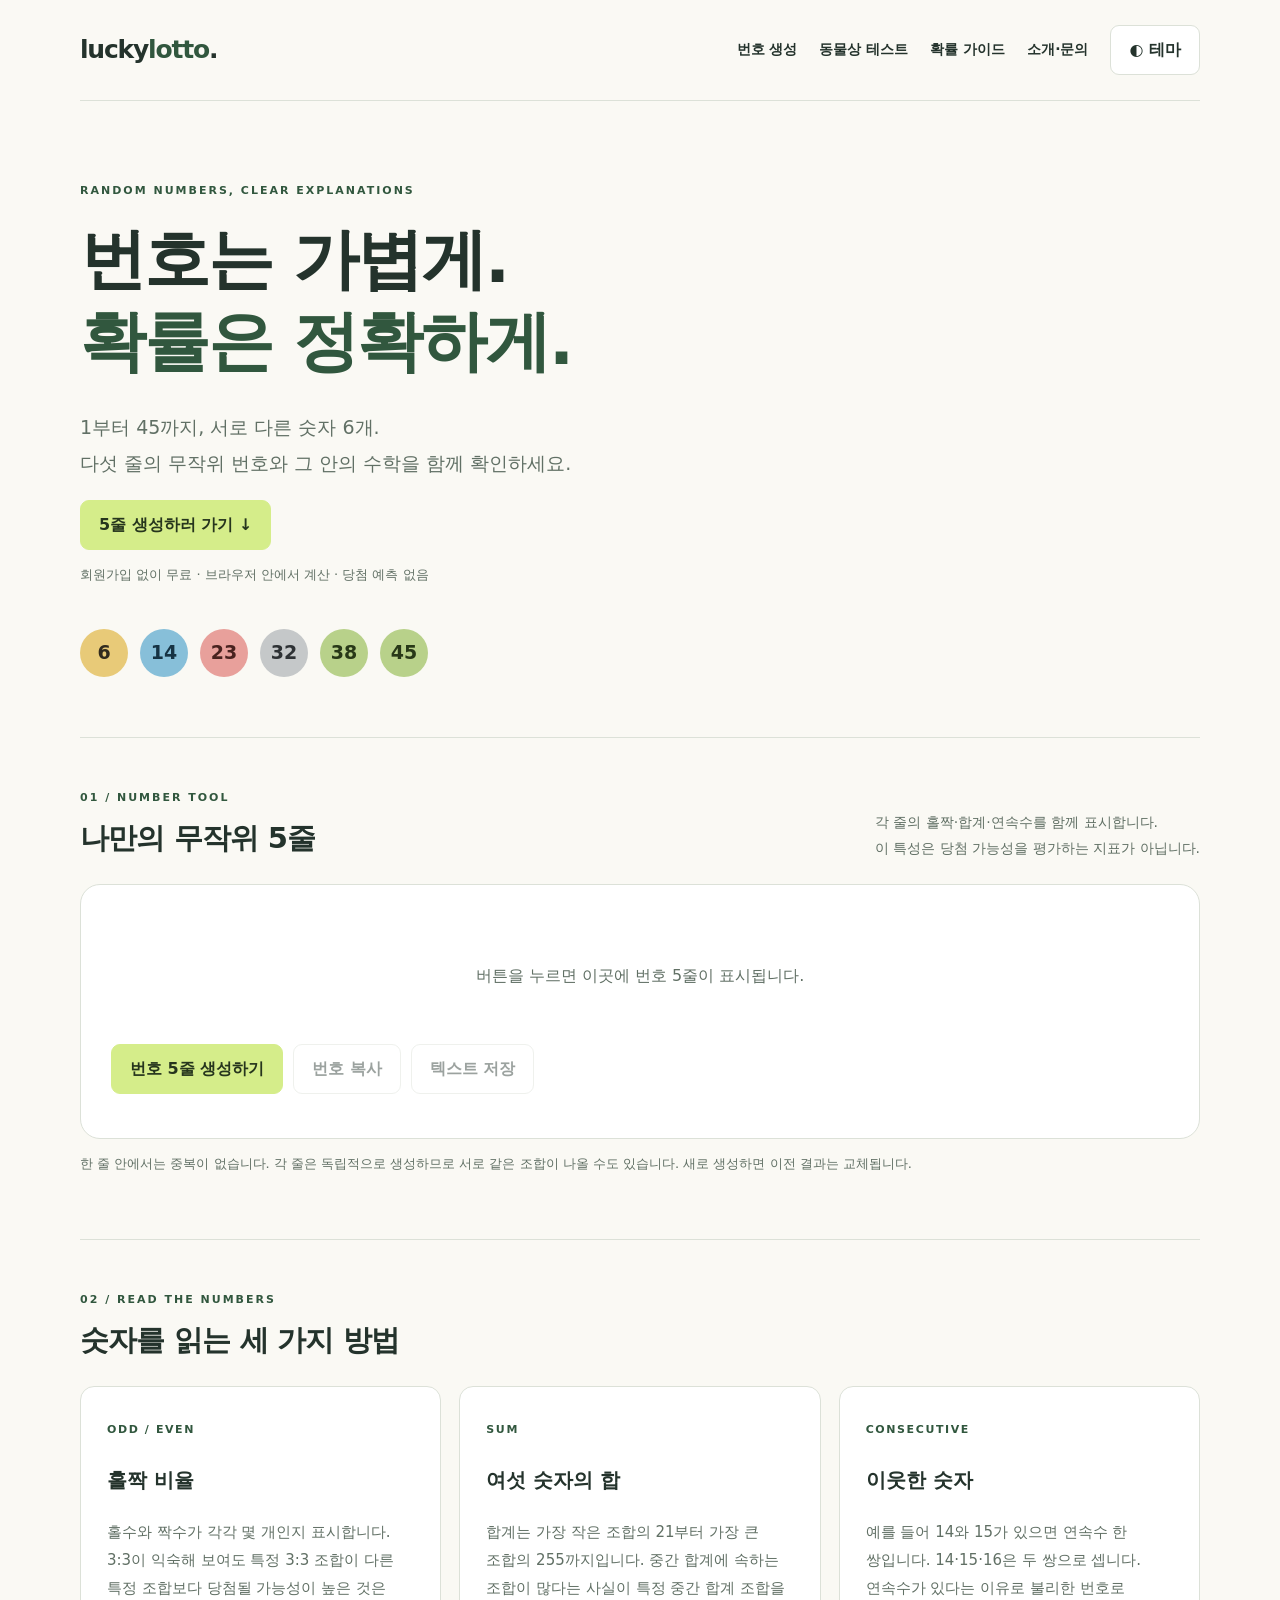
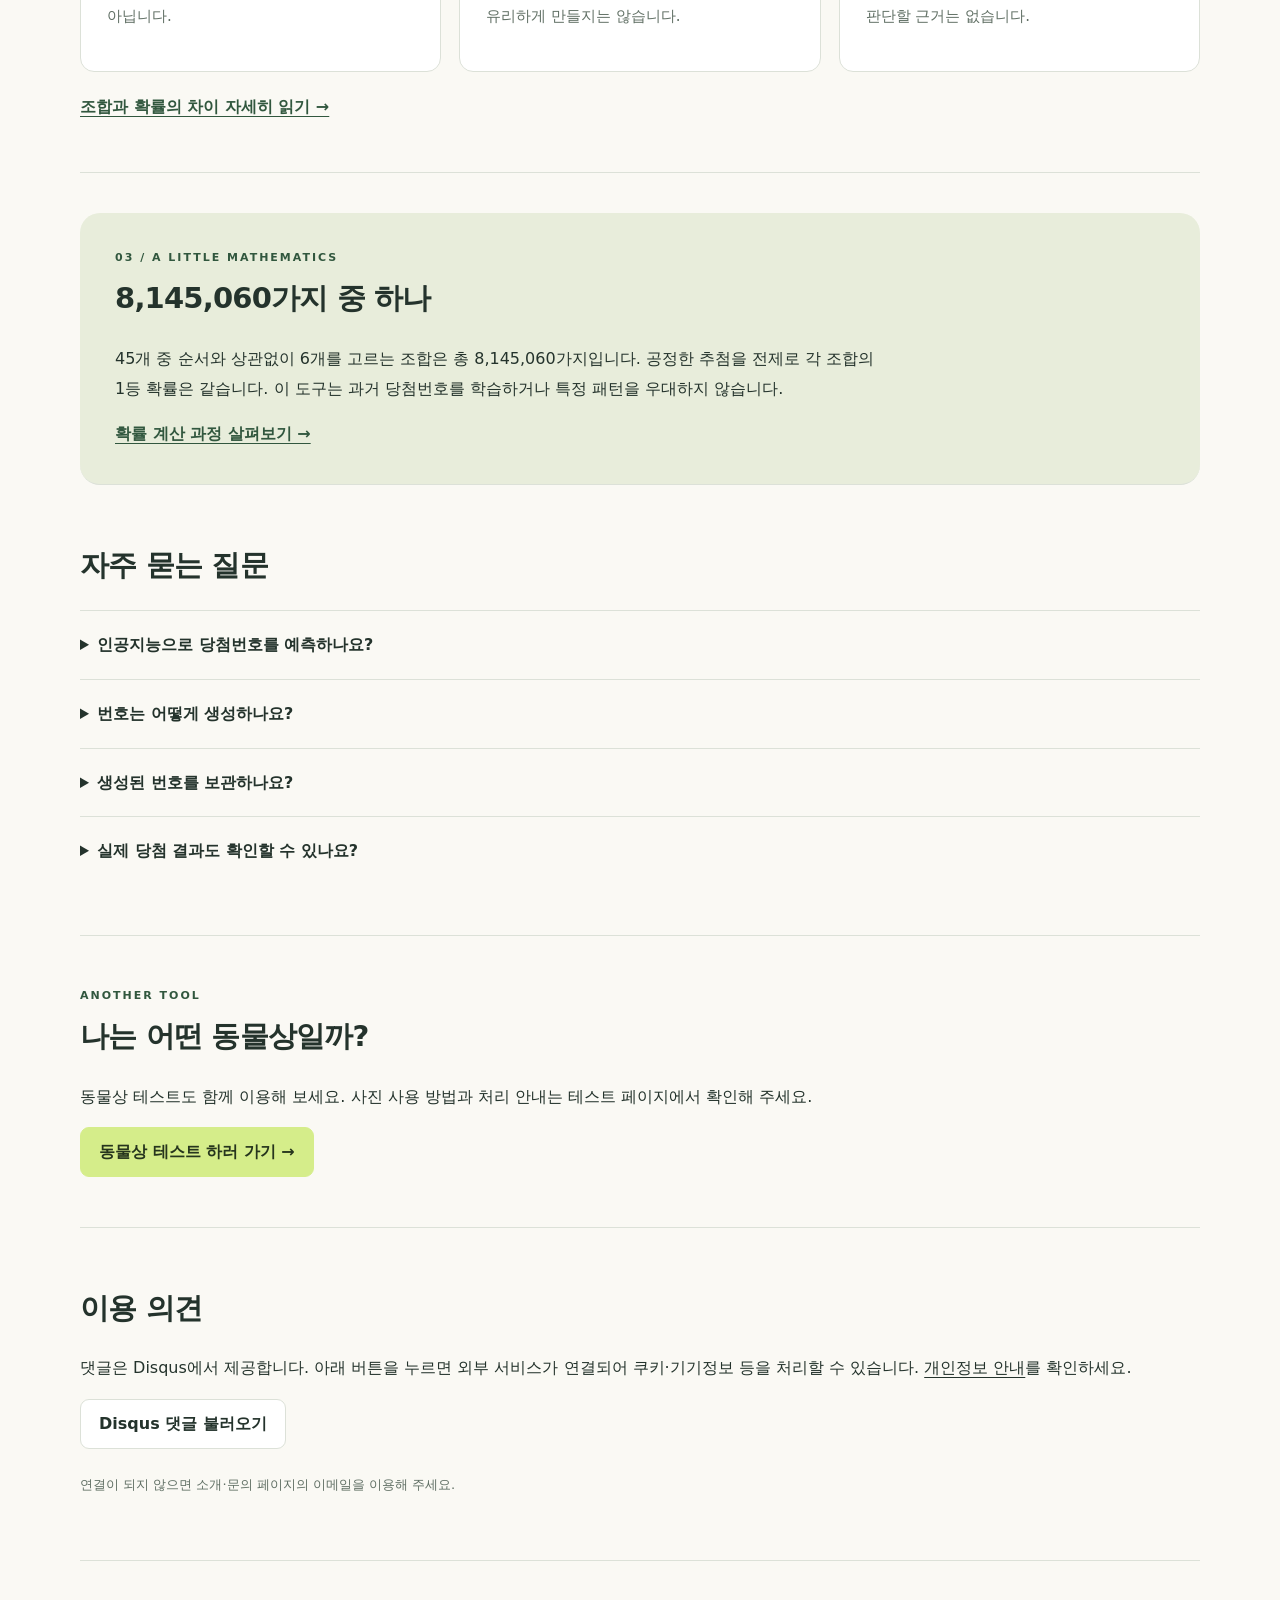
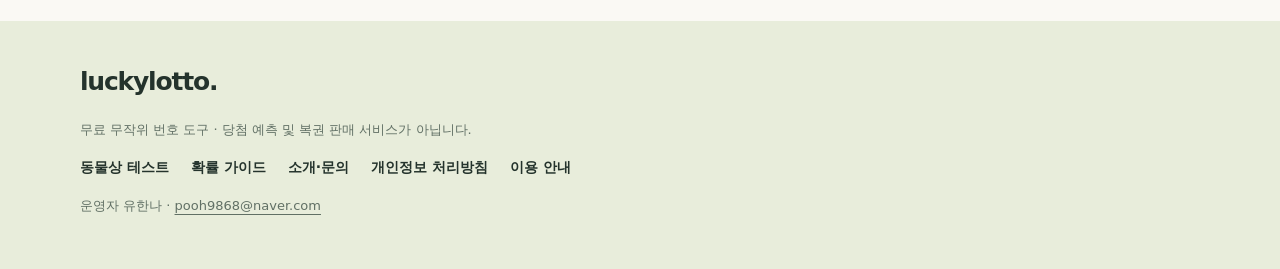
<file: index.html>
<!doctype html><html lang="ko"><head><meta charset="utf-8"><meta name="viewport" content="width=device-width,initial-scale=1"><title>로또 6/45 무작위 번호 생성기 | Lucky Lotto</title><meta name="description" content="중복 없는 로또 번호 5줄 생성, 조합 특성 확인, 번호 복사와 확률 계산 원리를 무료로 제공합니다."><meta name="color-scheme" content="light dark"><link rel="stylesheet" href="style.css"><script async src="https://pagead2.googlesyndication.com/pagead/js/adsbygoogle.js?client=ca-pub-2391092694383313" crossorigin="anonymous"></script><script src="main.js" defer></script><!-- Google tag (gtag.js) -->
<script async src="https://www.googletagmanager.com/gtag/js?id=G-LWQYWLYMVZ"></script>
<script>
  window.dataLayer = window.dataLayer || [];
  function gtag(){dataLayer.push(arguments);}
  gtag('js', new Date());

  gtag('config', 'G-LWQYWLYMVZ');
</script>
<!-- Microsoft Clarity -->
<script type="text/javascript">
    (function(c,l,a,r,i,t,y){
        c[a]=c[a]||function(){(c[a].q=c[a].q||[]).push(arguments)};
        t=l.createElement(r);t.async=1;t.src="https://www.clarity.ms/tag/"+i;
        y=l.getElementsByTagName(r)[0];y.parentNode.insertBefore(t,y);
    })(window, document, "clarity", "script", "z23qpjskym");
</script>
</head><body><a class="skip" href="#main">본문 바로가기</a><header class="wrap"><a class="brand" href="index.html">lucky<span>lotto</span>.</a><nav aria-label="주 메뉴"><a href="index.html#generator">번호 생성</a><a href="animal-test.html">동물상 테스트</a><a href="guide.html">확률 가이드</a><a href="about.html">소개·문의</a><button id="theme" aria-label="화면 테마 변경" type="button">◐ 테마</button></nav></header><main id="main" class="wrap">
<section class="hero"><div class="eyebrow">RANDOM NUMBERS, CLEAR EXPLANATIONS</div><h1>번호는 가볍게.<br><em>확률은 정확하게.</em></h1><p class="lead">1부터 45까지, 서로 다른 숫자 6개.<br>다섯 줄의 무작위 번호와 그 안의 수학을 함께 확인하세요.</p><a class="button" href="#generator">5줄 생성하러 가기 ↓</a><p class="muted">회원가입 없이 무료 · 브라우저 안에서 계산 · 당첨 예측 없음</p><div class="hero-balls" aria-hidden="true"><b>6</b><b>14</b><b>23</b><b>32</b><b>38</b><b>45</b></div></section>
<section id="generator"><div class="section-title"><div><div class="eyebrow">01 / NUMBER TOOL</div><h2>나만의 무작위 5줄</h2></div><p>각 줄의 홀짝·합계·연속수를 함께 표시합니다.<br>이 특성은 당첨 가능성을 평가하는 지표가 아닙니다.</p></div><div class="panel"><div id="results" aria-live="polite" aria-atomic="true"><p class="empty">버튼을 누르면 이곳에 번호 5줄이 표시됩니다.</p></div><div class="actions"><button id="generate" class="button" type="button">번호 5줄 생성하기</button><button id="copy" type="button" disabled>번호 복사</button><button id="download" type="button" disabled>텍스트 저장</button></div><p id="status" role="status"></p></div><p class="muted">한 줄 안에서는 중복이 없습니다. 각 줄은 독립적으로 생성하므로 서로 같은 조합이 나올 수도 있습니다. 새로 생성하면 이전 결과는 교체됩니다.</p><noscript><p>번호 생성에는 JavaScript가 필요합니다. 확률 설명과 이용 안내는 JavaScript 없이도 읽을 수 있습니다.</p></noscript></section>
<section><div class="eyebrow">02 / READ THE NUMBERS</div><h2>숫자를 읽는 세 가지 방법</h2><div class="cards"><article><span class="tag">ODD / EVEN</span><h3>홀짝 비율</h3><p>홀수와 짝수가 각각 몇 개인지 표시합니다. 3:3이 익숙해 보여도 특정 3:3 조합이 다른 특정 조합보다 당첨될 가능성이 높은 것은 아닙니다.</p></article><article><span class="tag">SUM</span><h3>여섯 숫자의 합</h3><p>합계는 가장 작은 조합의 21부터 가장 큰 조합의 255까지입니다. 중간 합계에 속하는 조합이 많다는 사실이 특정 중간 합계 조합을 유리하게 만들지는 않습니다.</p></article><article><span class="tag">CONSECUTIVE</span><h3>이웃한 숫자</h3><p>예를 들어 14와 15가 있으면 연속수 한 쌍입니다. 14·15·16은 두 쌍으로 셉니다. 연속수가 있다는 이유로 불리한 번호로 판단할 근거는 없습니다.</p></article></div><a href="guide.html" class="text-link">조합과 확률의 차이 자세히 읽기 →</a></section>
<section class="accent"><div class="eyebrow">03 / A LITTLE MATHEMATICS</div><h2>8,145,060가지 중 하나</h2><p>45개 중 순서와 상관없이 6개를 고르는 조합은 총 8,145,060가지입니다. 공정한 추첨을 전제로 각 조합의 1등 확률은 같습니다. 이 도구는 과거 당첨번호를 학습하거나 특정 패턴을 우대하지 않습니다.</p><a class="text-link" href="guide.html#probability">확률 계산 과정 살펴보기 →</a></section>
<section><h2>자주 묻는 질문</h2><details><summary>인공지능으로 당첨번호를 예측하나요?</summary><p>아니요. 이 도구는 브라우저의 난수 기능으로 숫자를 선택합니다. 인공지능 분석, 미래 예측, 당첨 보장 기능은 없습니다.</p></details><details><summary>번호는 어떻게 생성하나요?</summary><p>1~45 배열을 Fisher–Yates 방식으로 섞고 앞의 6개를 골라 정렬합니다. 난수는 Web Crypto를 사용하고 나머지 연산의 편향을 줄이기 위해 범위를 벗어난 값을 버리고 다시 추출합니다.</p></details><details><summary>생성된 번호를 보관하나요?</summary><p>결과는 이 페이지의 메모리에만 있습니다. 복사하거나 텍스트로 저장할 수 있으며 새로고침하면 사라집니다. 테마 설정만 이 기기의 로컬 저장소에 보관합니다.</p></details><details><summary>실제 당첨 결과도 확인할 수 있나요?</summary><p>이 사이트는 실시간 추첨 결과를 제공하지 않습니다. 공식 결과는 <a href="https://www.dhlottery.co.kr/" target="_blank" rel="noopener noreferrer">동행복권 공식 홈페이지</a>에서 확인하세요. 운영 주체나 제휴 관계는 없습니다.</p></details></section>
<section aria-labelledby="animal-test-title"><div class="eyebrow">ANOTHER TOOL</div><h2 id="animal-test-title">나는 어떤 동물상일까?</h2><p>동물상 테스트도 함께 이용해 보세요. 사진 사용 방법과 처리 안내는 테스트 페이지에서 확인해 주세요.</p><a class="button" href="animal-test.html">동물상 테스트 하러 가기 →</a></section><section><h2>이용 의견</h2><p>댓글은 Disqus에서 제공합니다. 아래 버튼을 누르면 외부 서비스가 연결되어 쿠키·기기정보 등을 처리할 수 있습니다. <a href="privacy.html">개인정보 안내</a>를 확인하세요.</p><button type="button" id="comments-load">Disqus 댓글 불러오기</button><div id="disqus_thread"></div><p class="muted">연결이 되지 않으면 소개·문의 페이지의 이메일을 이용해 주세요.</p></section>
</main><footer><div class="wrap"><a class="brand" href="index.html">luckylotto.</a><p>무료 무작위 번호 도구 · 당첨 예측 및 복권 판매 서비스가 아닙니다.</p><nav aria-label="사이트 정보"><a href="animal-test.html">동물상 테스트</a><a href="guide.html">확률 가이드</a><a href="about.html">소개·문의</a><a href="privacy.html">개인정보 처리방침</a><a href="terms.html">이용 안내</a></nav><p>운영자 유한나 · <a href="mailto:pooh9868@naver.com">pooh9868@naver.com</a></p></div></footer></body></html>
</file>
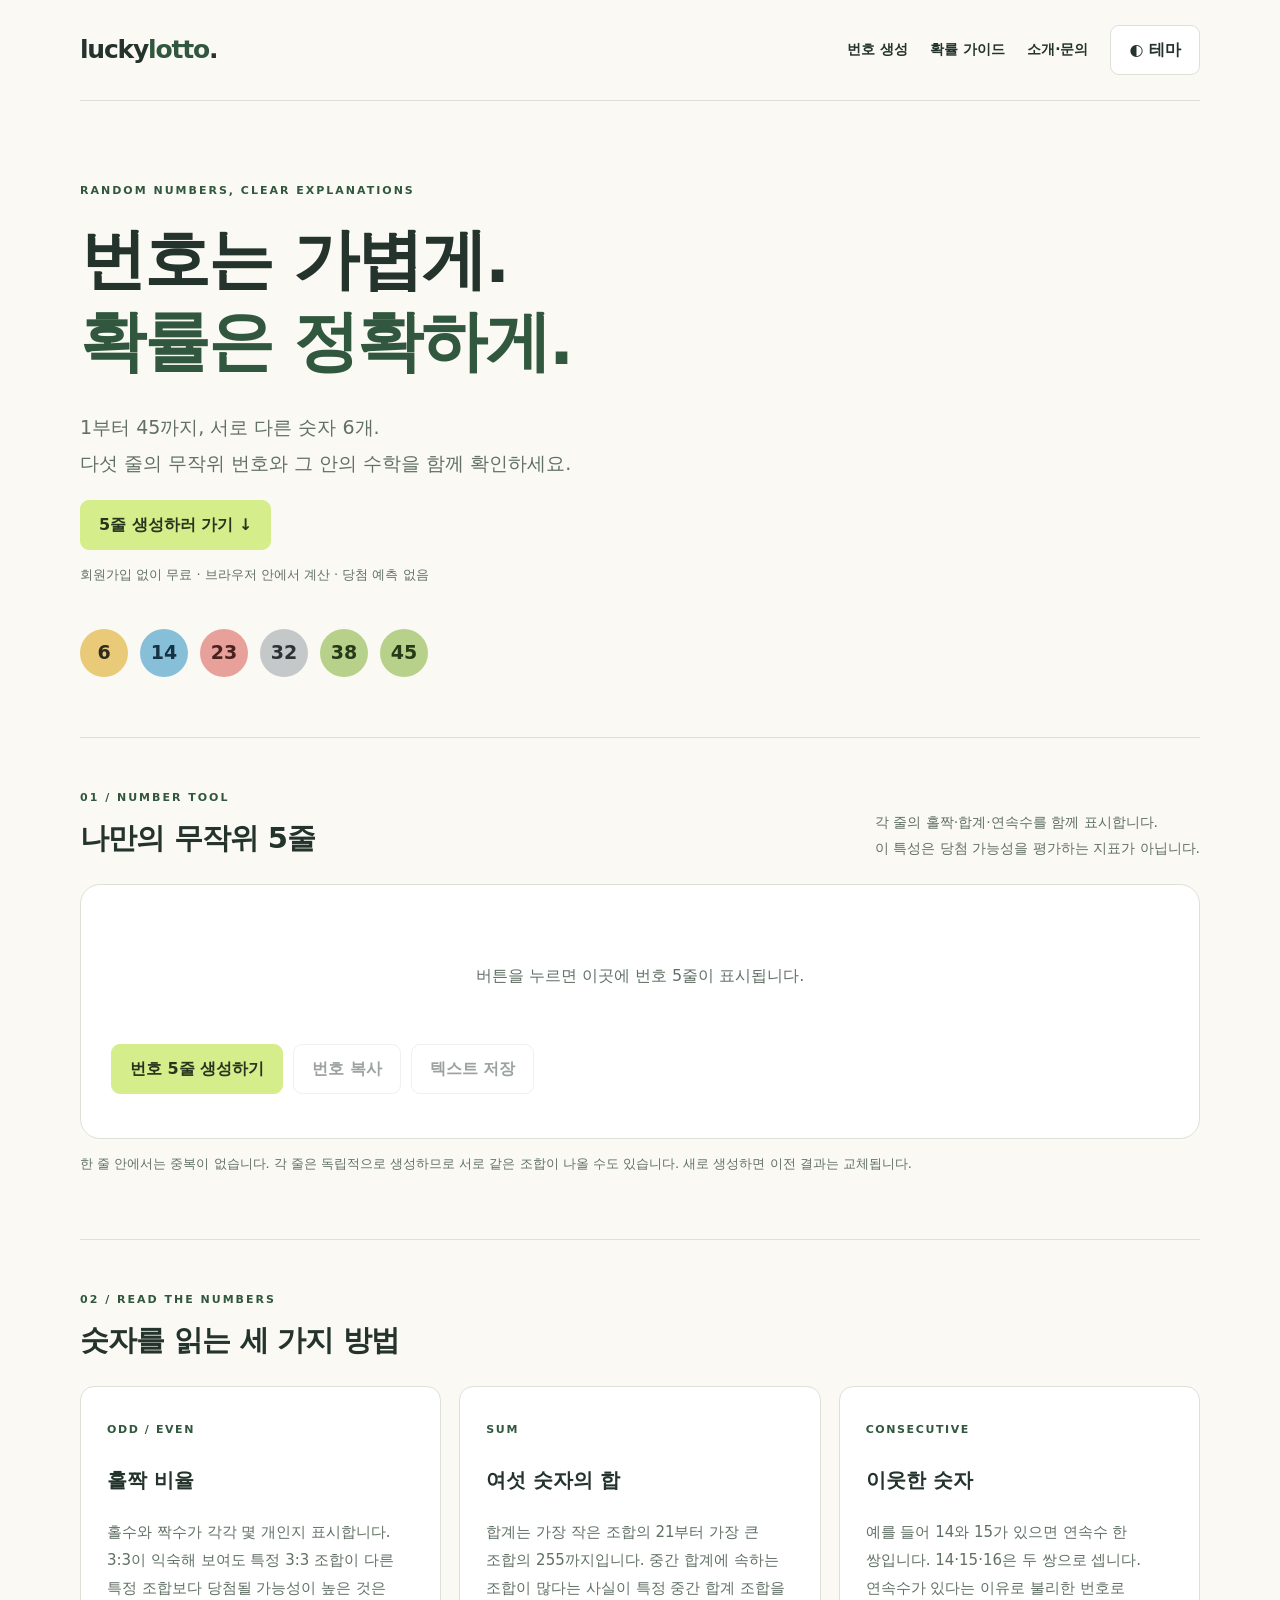
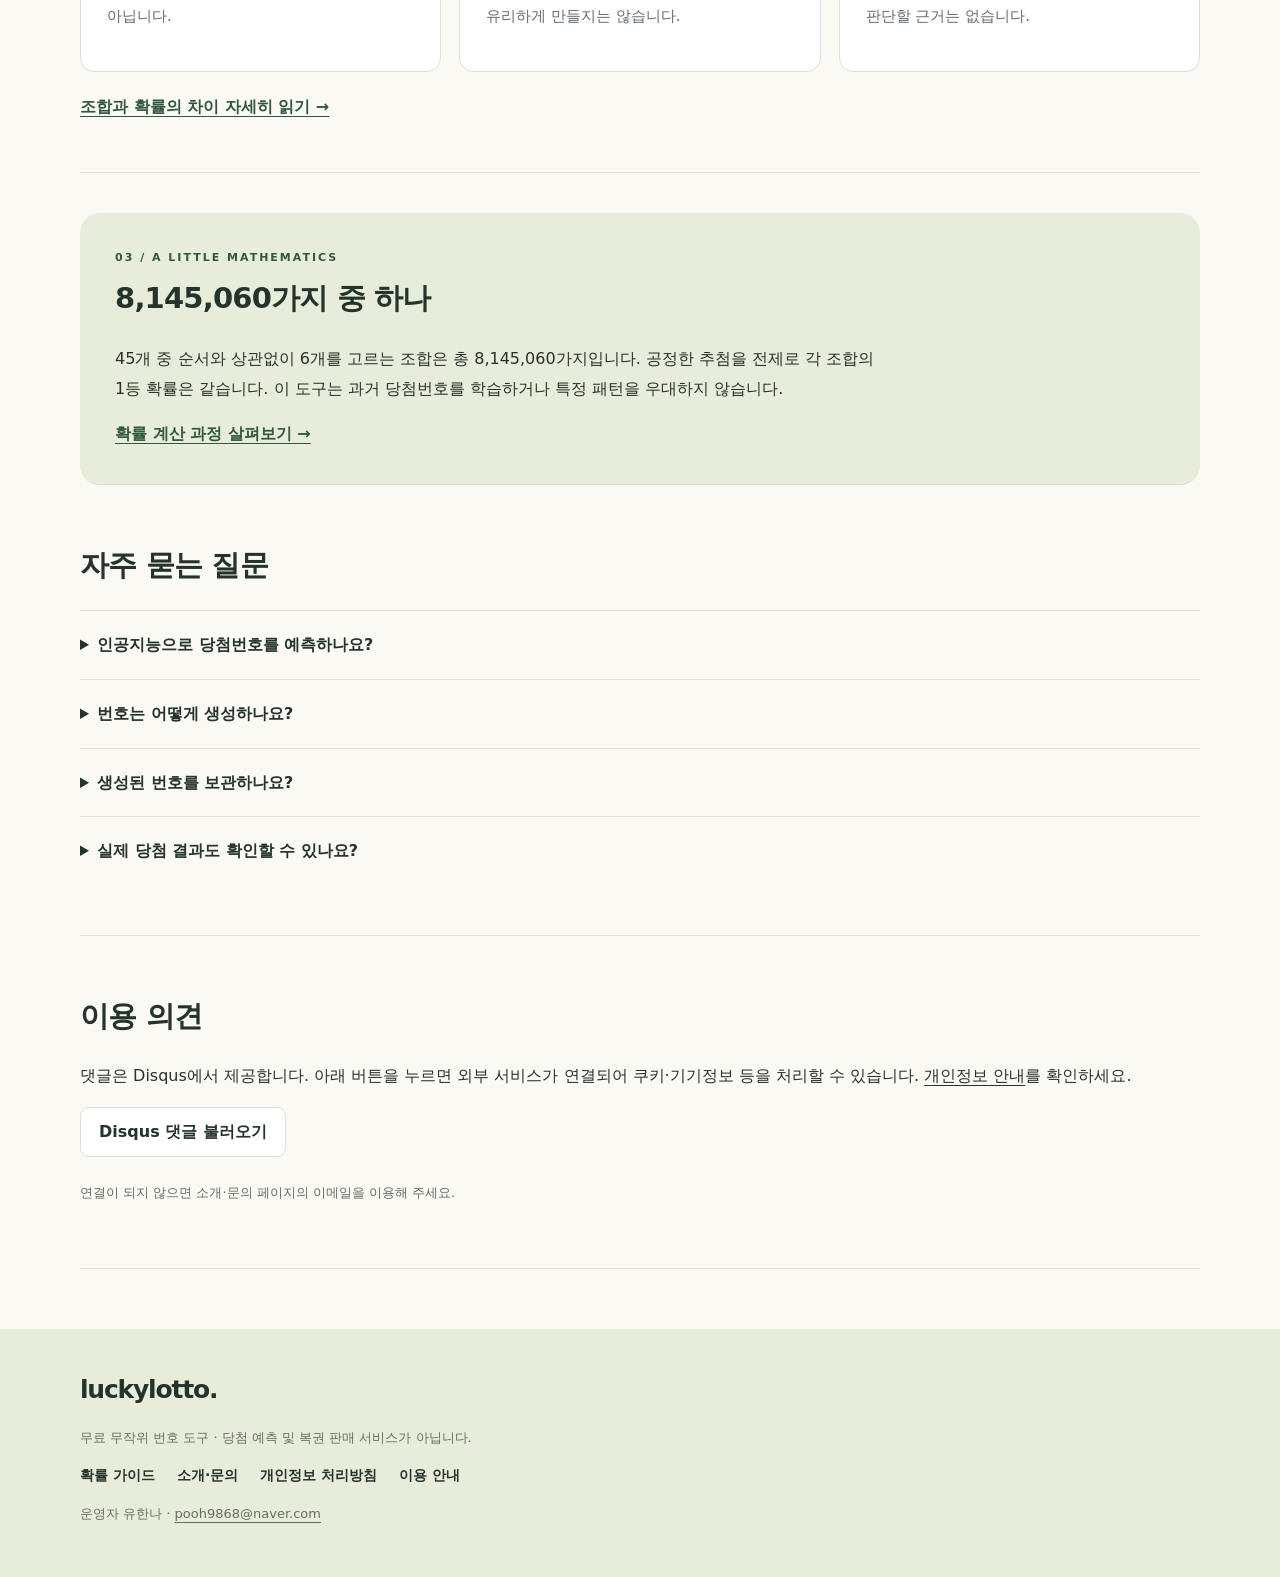
<file: bak2/index.html>
<!doctype html><html lang="ko"><head><meta charset="utf-8"><meta name="viewport" content="width=device-width,initial-scale=1"><title>로또 6/45 무작위 번호 생성기 | Lucky Lotto</title><meta name="description" content="중복 없는 로또 번호 5줄 생성, 조합 특성 확인, 번호 복사와 확률 계산 원리를 무료로 제공합니다."><meta name="color-scheme" content="light dark"><link rel="stylesheet" href="style.css"><script async src="https://pagead2.googlesyndication.com/pagead/js/adsbygoogle.js?client=ca-pub-2391092694383313" crossorigin="anonymous"></script><script src="main.js" defer></script></head><body><a class="skip" href="#main">본문 바로가기</a><header class="wrap"><a class="brand" href="index.html">lucky<span>lotto</span>.</a><nav aria-label="주 메뉴"><a href="index.html#generator">번호 생성</a><a href="guide.html">확률 가이드</a><a href="about.html">소개·문의</a><button id="theme" aria-label="화면 테마 변경" type="button">◐ 테마</button></nav></header><main id="main" class="wrap">
<section class="hero"><div class="eyebrow">RANDOM NUMBERS, CLEAR EXPLANATIONS</div><h1>번호는 가볍게.<br><em>확률은 정확하게.</em></h1><p class="lead">1부터 45까지, 서로 다른 숫자 6개.<br>다섯 줄의 무작위 번호와 그 안의 수학을 함께 확인하세요.</p><a class="button" href="#generator">5줄 생성하러 가기 ↓</a><p class="muted">회원가입 없이 무료 · 브라우저 안에서 계산 · 당첨 예측 없음</p><div class="hero-balls" aria-hidden="true"><b>6</b><b>14</b><b>23</b><b>32</b><b>38</b><b>45</b></div></section>
<section id="generator"><div class="section-title"><div><div class="eyebrow">01 / NUMBER TOOL</div><h2>나만의 무작위 5줄</h2></div><p>각 줄의 홀짝·합계·연속수를 함께 표시합니다.<br>이 특성은 당첨 가능성을 평가하는 지표가 아닙니다.</p></div><div class="panel"><div id="results" aria-live="polite" aria-atomic="true"><p class="empty">버튼을 누르면 이곳에 번호 5줄이 표시됩니다.</p></div><div class="actions"><button id="generate" class="button" type="button">번호 5줄 생성하기</button><button id="copy" type="button" disabled>번호 복사</button><button id="download" type="button" disabled>텍스트 저장</button></div><p id="status" role="status"></p></div><p class="muted">한 줄 안에서는 중복이 없습니다. 각 줄은 독립적으로 생성하므로 서로 같은 조합이 나올 수도 있습니다. 새로 생성하면 이전 결과는 교체됩니다.</p><noscript><p>번호 생성에는 JavaScript가 필요합니다. 확률 설명과 이용 안내는 JavaScript 없이도 읽을 수 있습니다.</p></noscript></section>
<section><div class="eyebrow">02 / READ THE NUMBERS</div><h2>숫자를 읽는 세 가지 방법</h2><div class="cards"><article><span class="tag">ODD / EVEN</span><h3>홀짝 비율</h3><p>홀수와 짝수가 각각 몇 개인지 표시합니다. 3:3이 익숙해 보여도 특정 3:3 조합이 다른 특정 조합보다 당첨될 가능성이 높은 것은 아닙니다.</p></article><article><span class="tag">SUM</span><h3>여섯 숫자의 합</h3><p>합계는 가장 작은 조합의 21부터 가장 큰 조합의 255까지입니다. 중간 합계에 속하는 조합이 많다는 사실이 특정 중간 합계 조합을 유리하게 만들지는 않습니다.</p></article><article><span class="tag">CONSECUTIVE</span><h3>이웃한 숫자</h3><p>예를 들어 14와 15가 있으면 연속수 한 쌍입니다. 14·15·16은 두 쌍으로 셉니다. 연속수가 있다는 이유로 불리한 번호로 판단할 근거는 없습니다.</p></article></div><a href="guide.html" class="text-link">조합과 확률의 차이 자세히 읽기 →</a></section>
<section class="accent"><div class="eyebrow">03 / A LITTLE MATHEMATICS</div><h2>8,145,060가지 중 하나</h2><p>45개 중 순서와 상관없이 6개를 고르는 조합은 총 8,145,060가지입니다. 공정한 추첨을 전제로 각 조합의 1등 확률은 같습니다. 이 도구는 과거 당첨번호를 학습하거나 특정 패턴을 우대하지 않습니다.</p><a class="text-link" href="guide.html#probability">확률 계산 과정 살펴보기 →</a></section>
<section><h2>자주 묻는 질문</h2><details><summary>인공지능으로 당첨번호를 예측하나요?</summary><p>아니요. 이 도구는 브라우저의 난수 기능으로 숫자를 선택합니다. 인공지능 분석, 미래 예측, 당첨 보장 기능은 없습니다.</p></details><details><summary>번호는 어떻게 생성하나요?</summary><p>1~45 배열을 Fisher–Yates 방식으로 섞고 앞의 6개를 골라 정렬합니다. 난수는 Web Crypto를 사용하고 나머지 연산의 편향을 줄이기 위해 범위를 벗어난 값을 버리고 다시 추출합니다.</p></details><details><summary>생성된 번호를 보관하나요?</summary><p>결과는 이 페이지의 메모리에만 있습니다. 복사하거나 텍스트로 저장할 수 있으며 새로고침하면 사라집니다. 테마 설정만 이 기기의 로컬 저장소에 보관합니다.</p></details><details><summary>실제 당첨 결과도 확인할 수 있나요?</summary><p>이 사이트는 실시간 추첨 결과를 제공하지 않습니다. 공식 결과는 <a href="https://www.dhlottery.co.kr/" target="_blank" rel="noopener noreferrer">동행복권 공식 홈페이지</a>에서 확인하세요. 운영 주체나 제휴 관계는 없습니다.</p></details></section>
<section><h2>이용 의견</h2><p>댓글은 Disqus에서 제공합니다. 아래 버튼을 누르면 외부 서비스가 연결되어 쿠키·기기정보 등을 처리할 수 있습니다. <a href="privacy.html">개인정보 안내</a>를 확인하세요.</p><button type="button" id="comments-load">Disqus 댓글 불러오기</button><div id="disqus_thread"></div><p class="muted">연결이 되지 않으면 소개·문의 페이지의 이메일을 이용해 주세요.</p></section>
</main><footer><div class="wrap"><a class="brand" href="index.html">luckylotto.</a><p>무료 무작위 번호 도구 · 당첨 예측 및 복권 판매 서비스가 아닙니다.</p><nav aria-label="사이트 정보"><a href="guide.html">확률 가이드</a><a href="about.html">소개·문의</a><a href="privacy.html">개인정보 처리방침</a><a href="terms.html">이용 안내</a></nav><p>운영자 유한나 · <a href="mailto:pooh9868@naver.com">pooh9868@naver.com</a></p></div></footer></body></html>
</file>
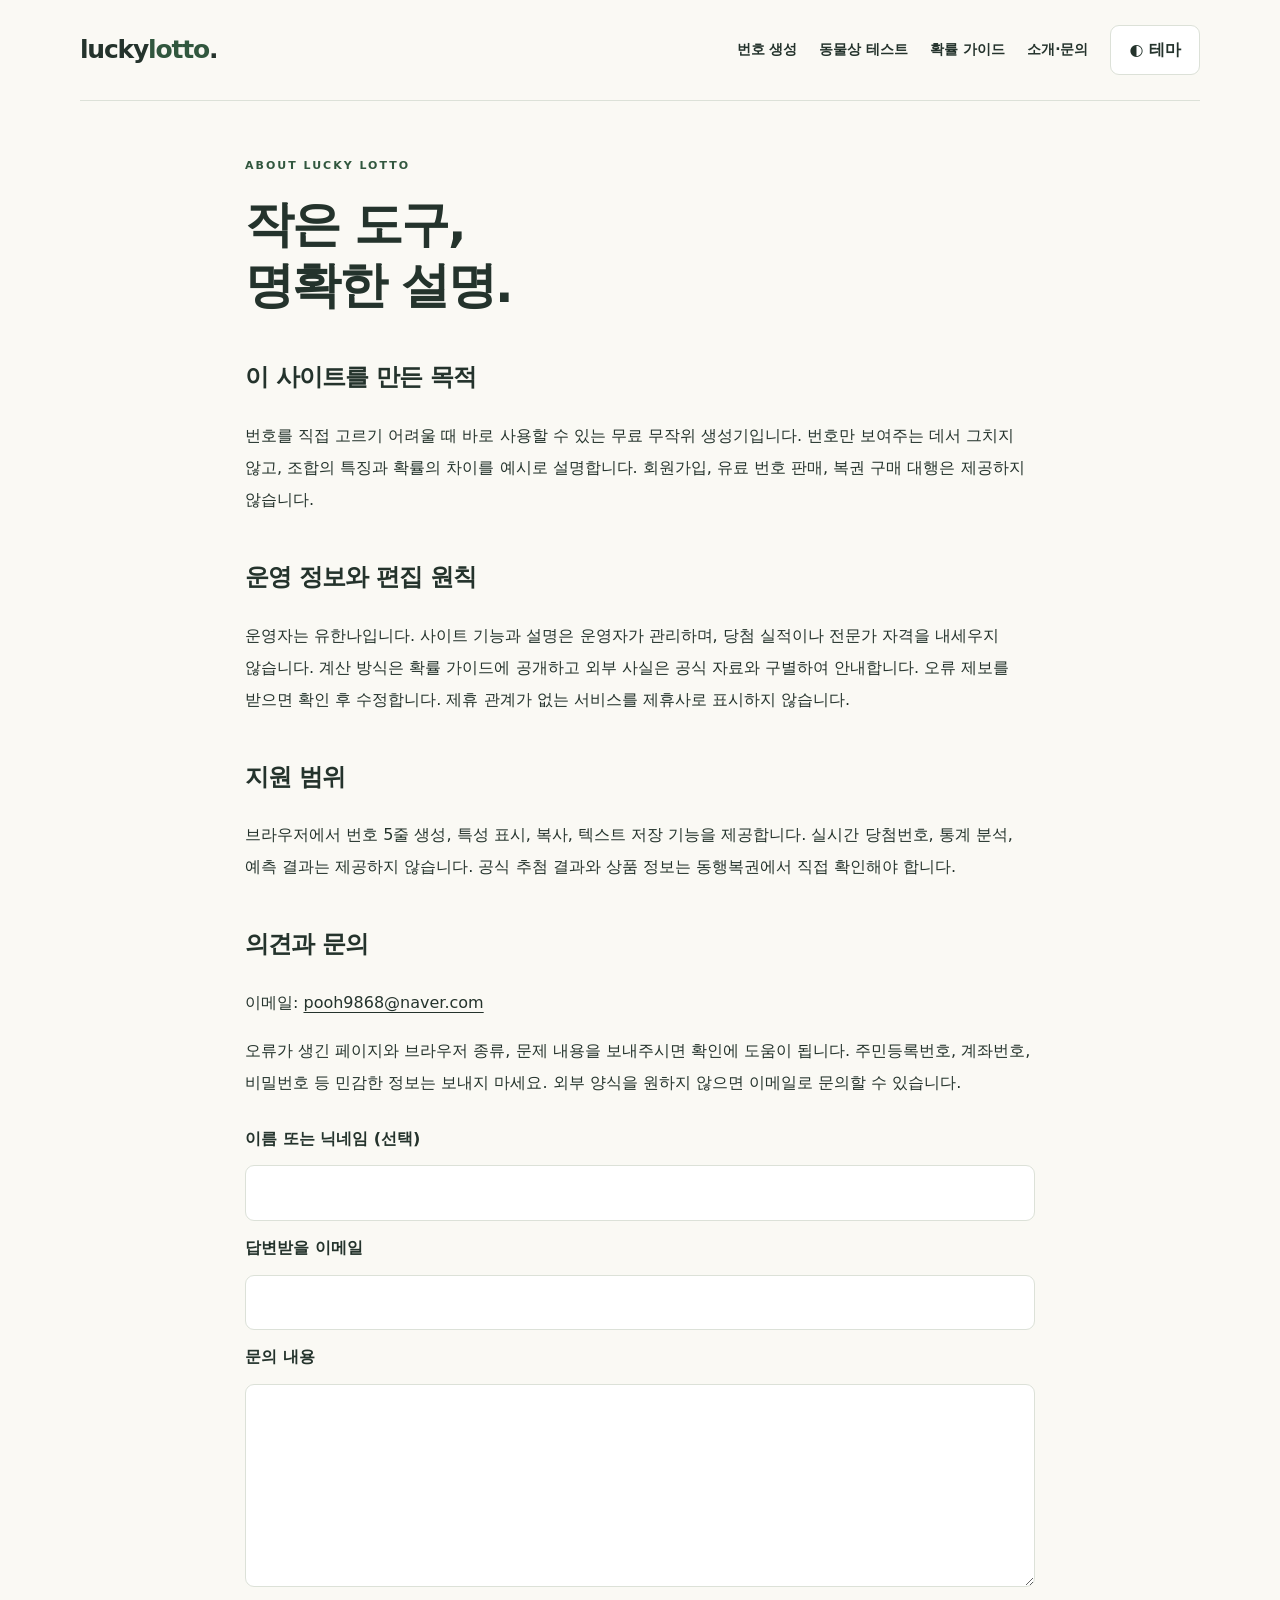
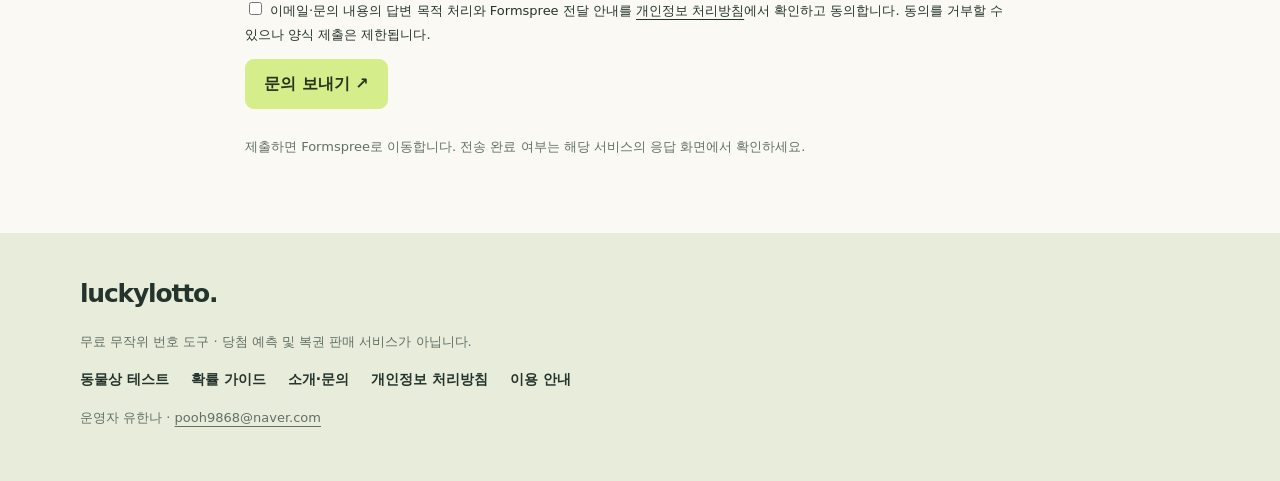
<file: about.html>
<!doctype html><html lang="ko"><head><meta charset="utf-8"><meta name="viewport" content="width=device-width,initial-scale=1"><title>서비스 소개와 문의 | Lucky Lotto</title><meta name="description" content="Lucky Lotto의 운영자, 제공 기능과 한계, 문의 방법 및 편집 원칙을 안내합니다."><meta name="color-scheme" content="light dark"><link rel="stylesheet" href="style.css"><script src="main.js" defer></script><!-- Google tag (gtag.js) -->
<script async src="https://www.googletagmanager.com/gtag/js?id=G-LWQYWLYMVZ"></script>
<script>
  window.dataLayer = window.dataLayer || [];
  function gtag(){dataLayer.push(arguments);}
  gtag('js', new Date());

  gtag('config', 'G-LWQYWLYMVZ');
</script>
<!-- Microsoft Clarity -->
<script type="text/javascript">
    (function(c,l,a,r,i,t,y){
        c[a]=c[a]||function(){(c[a].q=c[a].q||[]).push(arguments)};
        t=l.createElement(r);t.async=1;t.src="https://www.clarity.ms/tag/"+i;
        y=l.getElementsByTagName(r)[0];y.parentNode.insertBefore(t,y);
    })(window, document, "clarity", "script", "z23qpjskym");
</script>
</head><body><a class="skip" href="#main">본문 바로가기</a><header class="wrap"><a class="brand" href="index.html">lucky<span>lotto</span>.</a><nav aria-label="주 메뉴"><a href="index.html#generator">번호 생성</a><a href="animal-test.html">동물상 테스트</a><a href="guide.html">확률 가이드</a><a href="about.html">소개·문의</a><button id="theme" aria-label="화면 테마 변경" type="button">◐ 테마</button></nav></header><main id="main" class="wrap"><article class="prose"><div class="eyebrow">ABOUT LUCKY LOTTO</div><h1>작은 도구,<br>명확한 설명.</h1><h2>이 사이트를 만든 목적</h2><p>번호를 직접 고르기 어려울 때 바로 사용할 수 있는 무료 무작위 생성기입니다. 번호만 보여주는 데서 그치지 않고, 조합의 특징과 확률의 차이를 예시로 설명합니다. 회원가입, 유료 번호 판매, 복권 구매 대행은 제공하지 않습니다.</p><h2>운영 정보와 편집 원칙</h2><p>운영자는 유한나입니다. 사이트 기능과 설명은 운영자가 관리하며, 당첨 실적이나 전문가 자격을 내세우지 않습니다. 계산 방식은 확률 가이드에 공개하고 외부 사실은 공식 자료와 구별하여 안내합니다. 오류 제보를 받으면 확인 후 수정합니다. 제휴 관계가 없는 서비스를 제휴사로 표시하지 않습니다.</p><h2>지원 범위</h2><p>브라우저에서 번호 5줄 생성, 특성 표시, 복사, 텍스트 저장 기능을 제공합니다. 실시간 당첨번호, 통계 분석, 예측 결과는 제공하지 않습니다. 공식 추첨 결과와 상품 정보는 동행복권에서 직접 확인해야 합니다.</p><h2 id="contact">의견과 문의</h2><p>이메일: <a href="mailto:pooh9868@naver.com">pooh9868@naver.com</a></p><p>오류가 생긴 페이지와 브라우저 종류, 문제 내용을 보내주시면 확인에 도움이 됩니다. 주민등록번호, 계좌번호, 비밀번호 등 민감한 정보는 보내지 마세요. 외부 양식을 원하지 않으면 이메일로 문의할 수 있습니다.</p><form action="https://formspree.io/f/mwlvjyzq" method="POST"><label for="name">이름 또는 닉네임 (선택)</label><input id="name" name="name" maxlength="100" autocomplete="nickname"><label for="email">답변받을 이메일</label><input id="email" name="email" type="email" required autocomplete="email"><label for="message">문의 내용</label><textarea id="message" name="message" rows="6" maxlength="5000" required></textarea><label class="consent"><input type="checkbox" required name="privacy_consent" value="동의">이메일·문의 내용의 답변 목적 처리와 Formspree 전달 안내를 <a href="privacy.html">개인정보 처리방침</a>에서 확인하고 동의합니다. 동의를 거부할 수 있으나 양식 제출은 제한됩니다.</label><button class="button" type="submit">문의 보내기 ↗</button><p class="muted">제출하면 Formspree로 이동합니다. 전송 완료 여부는 해당 서비스의 응답 화면에서 확인하세요.</p></form></article></main><footer><div class="wrap"><a class="brand" href="index.html">luckylotto.</a><p>무료 무작위 번호 도구 · 당첨 예측 및 복권 판매 서비스가 아닙니다.</p><nav aria-label="사이트 정보"><a href="animal-test.html">동물상 테스트</a><a href="guide.html">확률 가이드</a><a href="about.html">소개·문의</a><a href="privacy.html">개인정보 처리방침</a><a href="terms.html">이용 안내</a></nav><p>운영자 유한나 · <a href="mailto:pooh9868@naver.com">pooh9868@naver.com</a></p></div></footer></body></html>
</file>
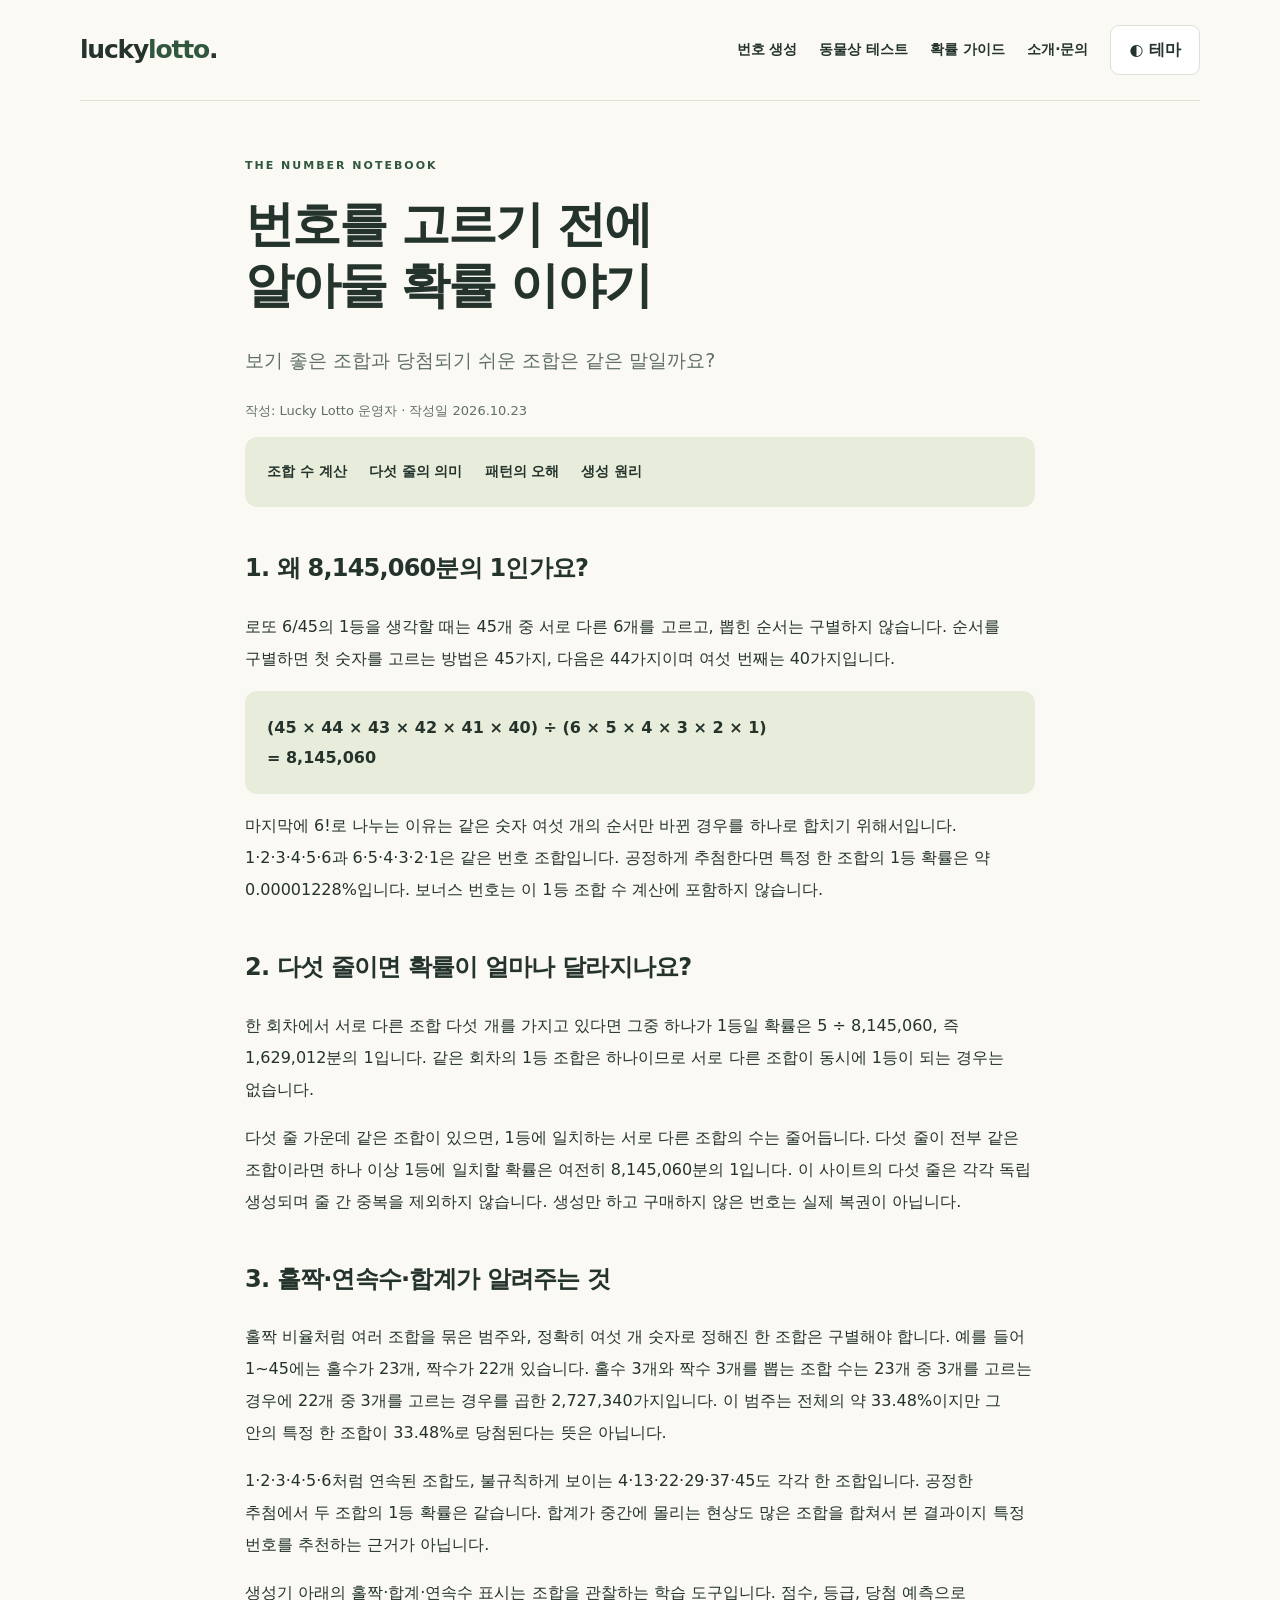
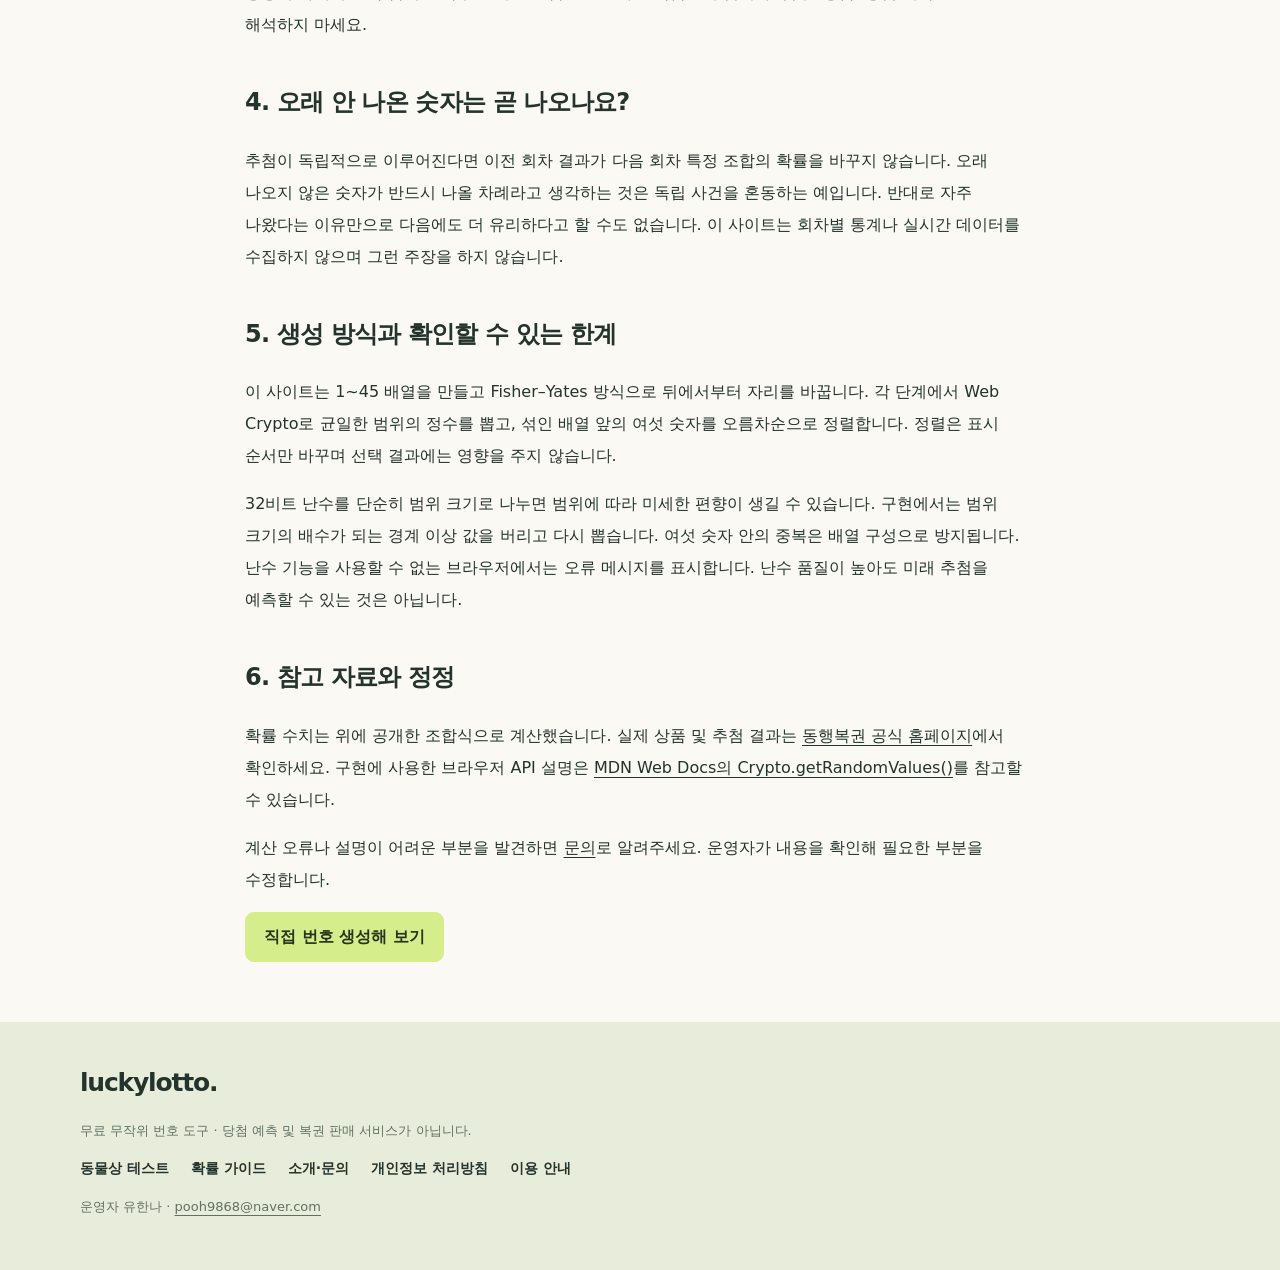
<file: guide.html>
<!doctype html><html lang="ko"><head><meta charset="utf-8"><meta name="viewport" content="width=device-width,initial-scale=1"><title>로또 확률과 무작위 조합 가이드 | Lucky Lotto</title><meta name="description" content="로또 조합 수 8,145,060의 계산, 다섯 게임의 확률, 홀짝과 연속수에 관한 오해를 예시로 설명합니다."><meta name="color-scheme" content="light dark"><link rel="stylesheet" href="style.css"><script async src="https://pagead2.googlesyndication.com/pagead/js/adsbygoogle.js?client=ca-pub-2391092694383313" crossorigin="anonymous"></script><script src="main.js" defer></script><!-- Google tag (gtag.js) -->
<script async src="https://www.googletagmanager.com/gtag/js?id=G-LWQYWLYMVZ"></script>
<script>
  window.dataLayer = window.dataLayer || [];
  function gtag(){dataLayer.push(arguments);}
  gtag('js', new Date());

  gtag('config', 'G-LWQYWLYMVZ');
</script>
<!-- Microsoft Clarity -->
<script type="text/javascript">
    (function(c,l,a,r,i,t,y){
        c[a]=c[a]||function(){(c[a].q=c[a].q||[]).push(arguments)};
        t=l.createElement(r);t.async=1;t.src="https://www.clarity.ms/tag/"+i;
        y=l.getElementsByTagName(r)[0];y.parentNode.insertBefore(t,y);
    })(window, document, "clarity", "script", "z23qpjskym");
</script>
</head><body><a class="skip" href="#main">본문 바로가기</a><header class="wrap"><a class="brand" href="index.html">lucky<span>lotto</span>.</a><nav aria-label="주 메뉴"><a href="index.html#generator">번호 생성</a><a href="animal-test.html">동물상 테스트</a><a href="guide.html">확률 가이드</a><a href="about.html">소개·문의</a><button id="theme" aria-label="화면 테마 변경" type="button">◐ 테마</button></nav></header><main id="main" class="wrap"><article class="prose"><div class="eyebrow">THE NUMBER NOTEBOOK</div><h1>번호를 고르기 전에<br>알아둘 확률 이야기</h1><p class="lead">보기 좋은 조합과 당첨되기 쉬운 조합은 같은 말일까요?</p><p class="muted">작성: Lucky Lotto 운영자 · 작성일 2026.10.23</p><nav class="toc" aria-label="글 목차"><a href="#probability">조합 수 계산</a><a href="#five">다섯 줄의 의미</a><a href="#patterns">패턴의 오해</a><a href="#algorithm">생성 원리</a></nav>
<h2 id="probability">1. 왜 8,145,060분의 1인가요?</h2><p>로또 6/45의 1등을 생각할 때는 45개 중 서로 다른 6개를 고르고, 뽑힌 순서는 구별하지 않습니다. 순서를 구별하면 첫 숫자를 고르는 방법은 45가지, 다음은 44가지이며 여섯 번째는 40가지입니다.</p><div class="formula">(45 × 44 × 43 × 42 × 41 × 40) ÷ (6 × 5 × 4 × 3 × 2 × 1)<br>= 8,145,060</div><p>마지막에 6!로 나누는 이유는 같은 숫자 여섯 개의 순서만 바뀐 경우를 하나로 합치기 위해서입니다. 1·2·3·4·5·6과 6·5·4·3·2·1은 같은 번호 조합입니다. 공정하게 추첨한다면 특정 한 조합의 1등 확률은 약 0.00001228%입니다. 보너스 번호는 이 1등 조합 수 계산에 포함하지 않습니다.</p>
<h2 id="five">2. 다섯 줄이면 확률이 얼마나 달라지나요?</h2><p>한 회차에서 서로 다른 조합 다섯 개를 가지고 있다면 그중 하나가 1등일 확률은 5 ÷ 8,145,060, 즉 1,629,012분의 1입니다. 같은 회차의 1등 조합은 하나이므로 서로 다른 조합이 동시에 1등이 되는 경우는 없습니다.</p><p>다섯 줄 가운데 같은 조합이 있으면, 1등에 일치하는 서로 다른 조합의 수는 줄어듭니다. 다섯 줄이 전부 같은 조합이라면 하나 이상 1등에 일치할 확률은 여전히 8,145,060분의 1입니다. 이 사이트의 다섯 줄은 각각 독립 생성되며 줄 간 중복을 제외하지 않습니다. 생성만 하고 구매하지 않은 번호는 실제 복권이 아닙니다.</p>
<h2 id="patterns">3. 홀짝·연속수·합계가 알려주는 것</h2><p>홀짝 비율처럼 여러 조합을 묶은 범주와, 정확히 여섯 개 숫자로 정해진 한 조합은 구별해야 합니다. 예를 들어 1~45에는 홀수가 23개, 짝수가 22개 있습니다. 홀수 3개와 짝수 3개를 뽑는 조합 수는 23개 중 3개를 고르는 경우에 22개 중 3개를 고르는 경우를 곱한 2,727,340가지입니다. 이 범주는 전체의 약 33.48%이지만 그 안의 특정 한 조합이 33.48%로 당첨된다는 뜻은 아닙니다.</p><p>1·2·3·4·5·6처럼 연속된 조합도, 불규칙하게 보이는 4·13·22·29·37·45도 각각 한 조합입니다. 공정한 추첨에서 두 조합의 1등 확률은 같습니다. 합계가 중간에 몰리는 현상도 많은 조합을 합쳐서 본 결과이지 특정 번호를 추천하는 근거가 아닙니다.</p><p>생성기 아래의 홀짝·합계·연속수 표시는 조합을 관찰하는 학습 도구입니다. 점수, 등급, 당첨 예측으로 해석하지 마세요.</p>
<h2>4. 오래 안 나온 숫자는 곧 나오나요?</h2><p>추첨이 독립적으로 이루어진다면 이전 회차 결과가 다음 회차 특정 조합의 확률을 바꾸지 않습니다. 오래 나오지 않은 숫자가 반드시 나올 차례라고 생각하는 것은 독립 사건을 혼동하는 예입니다. 반대로 자주 나왔다는 이유만으로 다음에도 더 유리하다고 할 수도 없습니다. 이 사이트는 회차별 통계나 실시간 데이터를 수집하지 않으며 그런 주장을 하지 않습니다.</p>
<h2 id="algorithm">5. 생성 방식과 확인할 수 있는 한계</h2><p>이 사이트는 1~45 배열을 만들고 Fisher–Yates 방식으로 뒤에서부터 자리를 바꿉니다. 각 단계에서 Web Crypto로 균일한 범위의 정수를 뽑고, 섞인 배열 앞의 여섯 숫자를 오름차순으로 정렬합니다. 정렬은 표시 순서만 바꾸며 선택 결과에는 영향을 주지 않습니다.</p><p>32비트 난수를 단순히 범위 크기로 나누면 범위에 따라 미세한 편향이 생길 수 있습니다. 구현에서는 범위 크기의 배수가 되는 경계 이상 값을 버리고 다시 뽑습니다. 여섯 숫자 안의 중복은 배열 구성으로 방지됩니다. 난수 기능을 사용할 수 없는 브라우저에서는 오류 메시지를 표시합니다. 난수 품질이 높아도 미래 추첨을 예측할 수 있는 것은 아닙니다.</p>
<h2>6. 참고 자료와 정정</h2><p>확률 수치는 위에 공개한 조합식으로 계산했습니다. 실제 상품 및 추첨 결과는 <a href="https://www.dhlottery.co.kr/">동행복권 공식 홈페이지</a>에서 확인하세요. 구현에 사용한 브라우저 API 설명은 <a href="https://developer.mozilla.org/en-US/docs/Web/API/Crypto/getRandomValues">MDN Web Docs의 Crypto.getRandomValues()</a>를 참고할 수 있습니다.</p><p>계산 오류나 설명이 어려운 부분을 발견하면 <a href="about.html#contact">문의</a>로 알려주세요. 운영자가 내용을 확인해 필요한 부분을 수정합니다.</p><a class="button" href="index.html#generator">직접 번호 생성해 보기</a></article></main><footer><div class="wrap"><a class="brand" href="index.html">luckylotto.</a><p>무료 무작위 번호 도구 · 당첨 예측 및 복권 판매 서비스가 아닙니다.</p><nav aria-label="사이트 정보"><a href="animal-test.html">동물상 테스트</a><a href="guide.html">확률 가이드</a><a href="about.html">소개·문의</a><a href="privacy.html">개인정보 처리방침</a><a href="terms.html">이용 안내</a></nav><p>운영자 유한나 · <a href="mailto:pooh9868@naver.com">pooh9868@naver.com</a></p></div></footer></body></html>
</file>
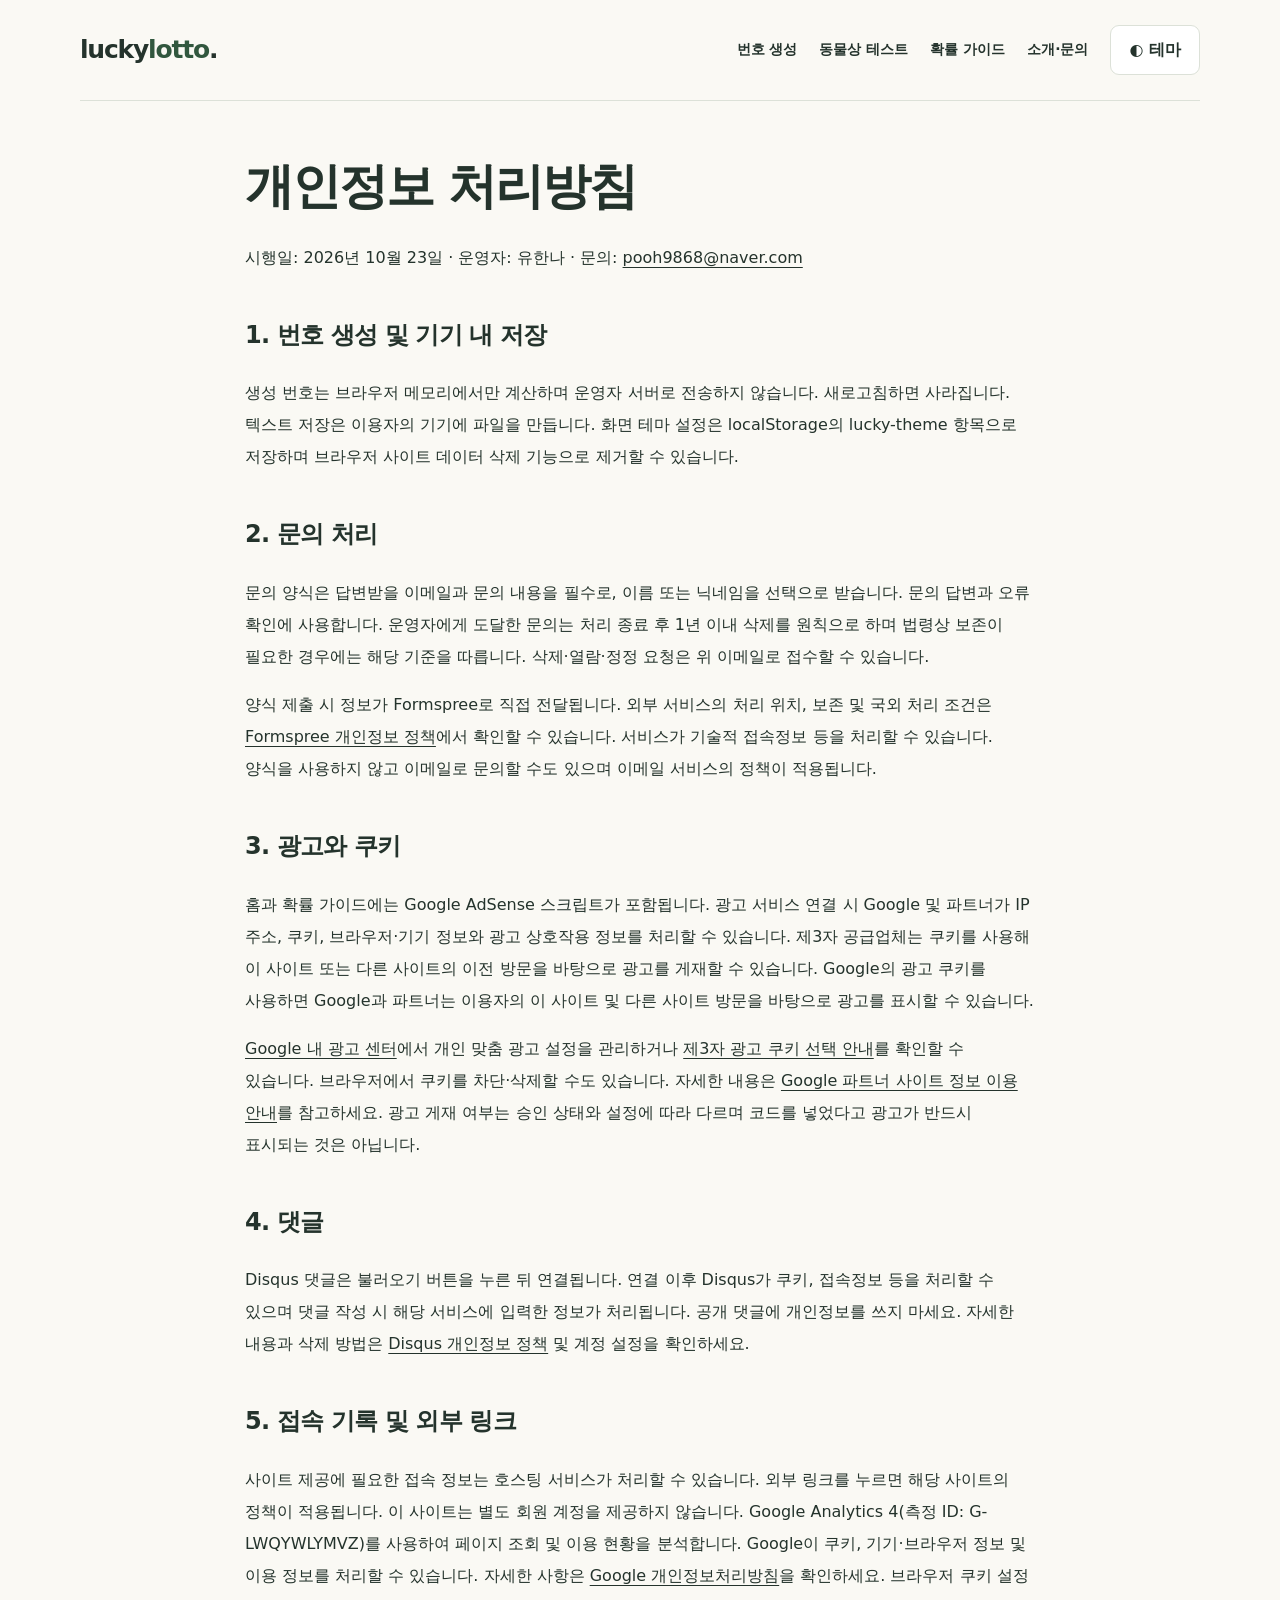
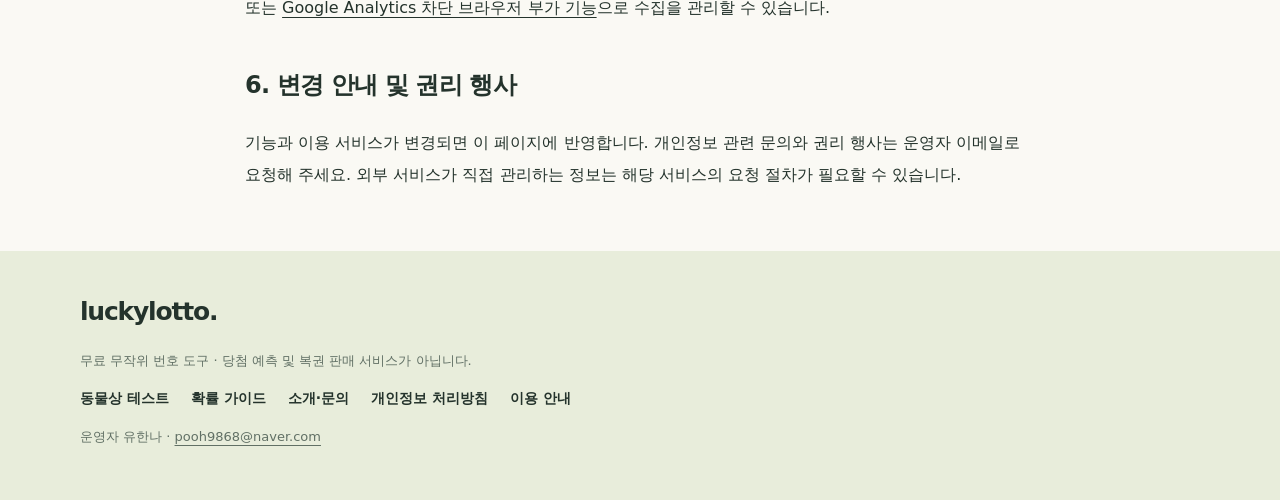
<file: privacy.html>
<!doctype html><html lang="ko"><head><meta charset="utf-8"><meta name="viewport" content="width=device-width,initial-scale=1"><title>개인정보 처리방침 | Lucky Lotto</title><meta name="description" content="번호 생성, 테마 저장, 광고, 문의 양식과 댓글 서비스에서 처리하는 정보를 설명합니다."><meta name="color-scheme" content="light dark"><link rel="stylesheet" href="style.css"><script src="main.js" defer></script><!-- Google tag (gtag.js) -->
<script async src="https://www.googletagmanager.com/gtag/js?id=G-LWQYWLYMVZ"></script>
<script>
  window.dataLayer = window.dataLayer || [];
  function gtag(){dataLayer.push(arguments);}
  gtag('js', new Date());

  gtag('config', 'G-LWQYWLYMVZ');
</script>
<!-- Microsoft Clarity -->
<script type="text/javascript">
    (function(c,l,a,r,i,t,y){
        c[a]=c[a]||function(){(c[a].q=c[a].q||[]).push(arguments)};
        t=l.createElement(r);t.async=1;t.src="https://www.clarity.ms/tag/"+i;
        y=l.getElementsByTagName(r)[0];y.parentNode.insertBefore(t,y);
    })(window, document, "clarity", "script", "z23qpjskym");
</script>
</head><body><a class="skip" href="#main">본문 바로가기</a><header class="wrap"><a class="brand" href="index.html">lucky<span>lotto</span>.</a><nav aria-label="주 메뉴"><a href="index.html#generator">번호 생성</a><a href="animal-test.html">동물상 테스트</a><a href="guide.html">확률 가이드</a><a href="about.html">소개·문의</a><button id="theme" aria-label="화면 테마 변경" type="button">◐ 테마</button></nav></header><main id="main" class="wrap"><article class="prose"><h1>개인정보 처리방침</h1><p>시행일: 2026년 10월 23일 · 운영자: 유한나 · 문의: <a href="mailto:pooh9868@naver.com">pooh9868@naver.com</a></p><h2>1. 번호 생성 및 기기 내 저장</h2><p>생성 번호는 브라우저 메모리에서만 계산하며 운영자 서버로 전송하지 않습니다. 새로고침하면 사라집니다. 텍스트 저장은 이용자의 기기에 파일을 만듭니다. 화면 테마 설정은 localStorage의 lucky-theme 항목으로 저장하며 브라우저 사이트 데이터 삭제 기능으로 제거할 수 있습니다.</p><h2>2. 문의 처리</h2><p>문의 양식은 답변받을 이메일과 문의 내용을 필수로, 이름 또는 닉네임을 선택으로 받습니다. 문의 답변과 오류 확인에 사용합니다. 운영자에게 도달한 문의는 처리 종료 후 1년 이내 삭제를 원칙으로 하며 법령상 보존이 필요한 경우에는 해당 기준을 따릅니다. 삭제·열람·정정 요청은 위 이메일로 접수할 수 있습니다.</p><p>양식 제출 시 정보가 Formspree로 직접 전달됩니다. 외부 서비스의 처리 위치, 보존 및 국외 처리 조건은 <a href="https://formspree.io/legal/privacy-policy/">Formspree 개인정보 정책</a>에서 확인할 수 있습니다. 서비스가 기술적 접속정보 등을 처리할 수 있습니다. 양식을 사용하지 않고 이메일로 문의할 수도 있으며 이메일 서비스의 정책이 적용됩니다.</p><h2>3. 광고와 쿠키</h2><p>홈과 확률 가이드에는 Google AdSense 스크립트가 포함됩니다. 광고 서비스 연결 시 Google 및 파트너가 IP 주소, 쿠키, 브라우저·기기 정보와 광고 상호작용 정보를 처리할 수 있습니다. 제3자 공급업체는 쿠키를 사용해 이 사이트 또는 다른 사이트의 이전 방문을 바탕으로 광고를 게재할 수 있습니다. Google의 광고 쿠키를 사용하면 Google과 파트너는 이용자의 이 사이트 및 다른 사이트 방문을 바탕으로 광고를 표시할 수 있습니다.</p><p><a href="https://myadcenter.google.com/">Google 내 광고 센터</a>에서 개인 맞춤 광고 설정을 관리하거나 <a href="https://www.aboutads.info/choices/">제3자 광고 쿠키 선택 안내</a>를 확인할 수 있습니다. 브라우저에서 쿠키를 차단·삭제할 수도 있습니다. 자세한 내용은 <a href="https://policies.google.com/technologies/partner-sites?hl=ko">Google 파트너 사이트 정보 이용 안내</a>를 참고하세요. 광고 게재 여부는 승인 상태와 설정에 따라 다르며 코드를 넣었다고 광고가 반드시 표시되는 것은 아닙니다.</p><h2>4. 댓글</h2><p>Disqus 댓글은 불러오기 버튼을 누른 뒤 연결됩니다. 연결 이후 Disqus가 쿠키, 접속정보 등을 처리할 수 있으며 댓글 작성 시 해당 서비스에 입력한 정보가 처리됩니다. 공개 댓글에 개인정보를 쓰지 마세요. 자세한 내용과 삭제 방법은 <a href="https://disqus.com/privacy-policy/">Disqus 개인정보 정책</a> 및 계정 설정을 확인하세요.</p><h2>5. 접속 기록 및 외부 링크</h2><p>사이트 제공에 필요한 접속 정보는 호스팅 서비스가 처리할 수 있습니다. 외부 링크를 누르면 해당 사이트의 정책이 적용됩니다. 이 사이트는 별도 회원 계정을 제공하지 않습니다. Google Analytics 4(측정 ID: G-LWQYWLYMVZ)를 사용하여 페이지 조회 및 이용 현황을 분석합니다. Google이 쿠키, 기기·브라우저 정보 및 이용 정보를 처리할 수 있습니다. 자세한 사항은 <a href="https://policies.google.com/privacy?hl=ko">Google 개인정보처리방침</a>을 확인하세요. 브라우저 쿠키 설정 또는 <a href="https://tools.google.com/dlpage/gaoptout?hl=ko">Google Analytics 차단 브라우저 부가 기능</a>으로 수집을 관리할 수 있습니다.</p><h2>6. 변경 안내 및 권리 행사</h2><p>기능과 이용 서비스가 변경되면 이 페이지에 반영합니다. 개인정보 관련 문의와 권리 행사는 운영자 이메일로 요청해 주세요. 외부 서비스가 직접 관리하는 정보는 해당 서비스의 요청 절차가 필요할 수 있습니다.</p></article></main><footer><div class="wrap"><a class="brand" href="index.html">luckylotto.</a><p>무료 무작위 번호 도구 · 당첨 예측 및 복권 판매 서비스가 아닙니다.</p><nav aria-label="사이트 정보"><a href="animal-test.html">동물상 테스트</a><a href="guide.html">확률 가이드</a><a href="about.html">소개·문의</a><a href="privacy.html">개인정보 처리방침</a><a href="terms.html">이용 안내</a></nav><p>운영자 유한나 · <a href="mailto:pooh9868@naver.com">pooh9868@naver.com</a></p></div></footer></body></html>
</file>
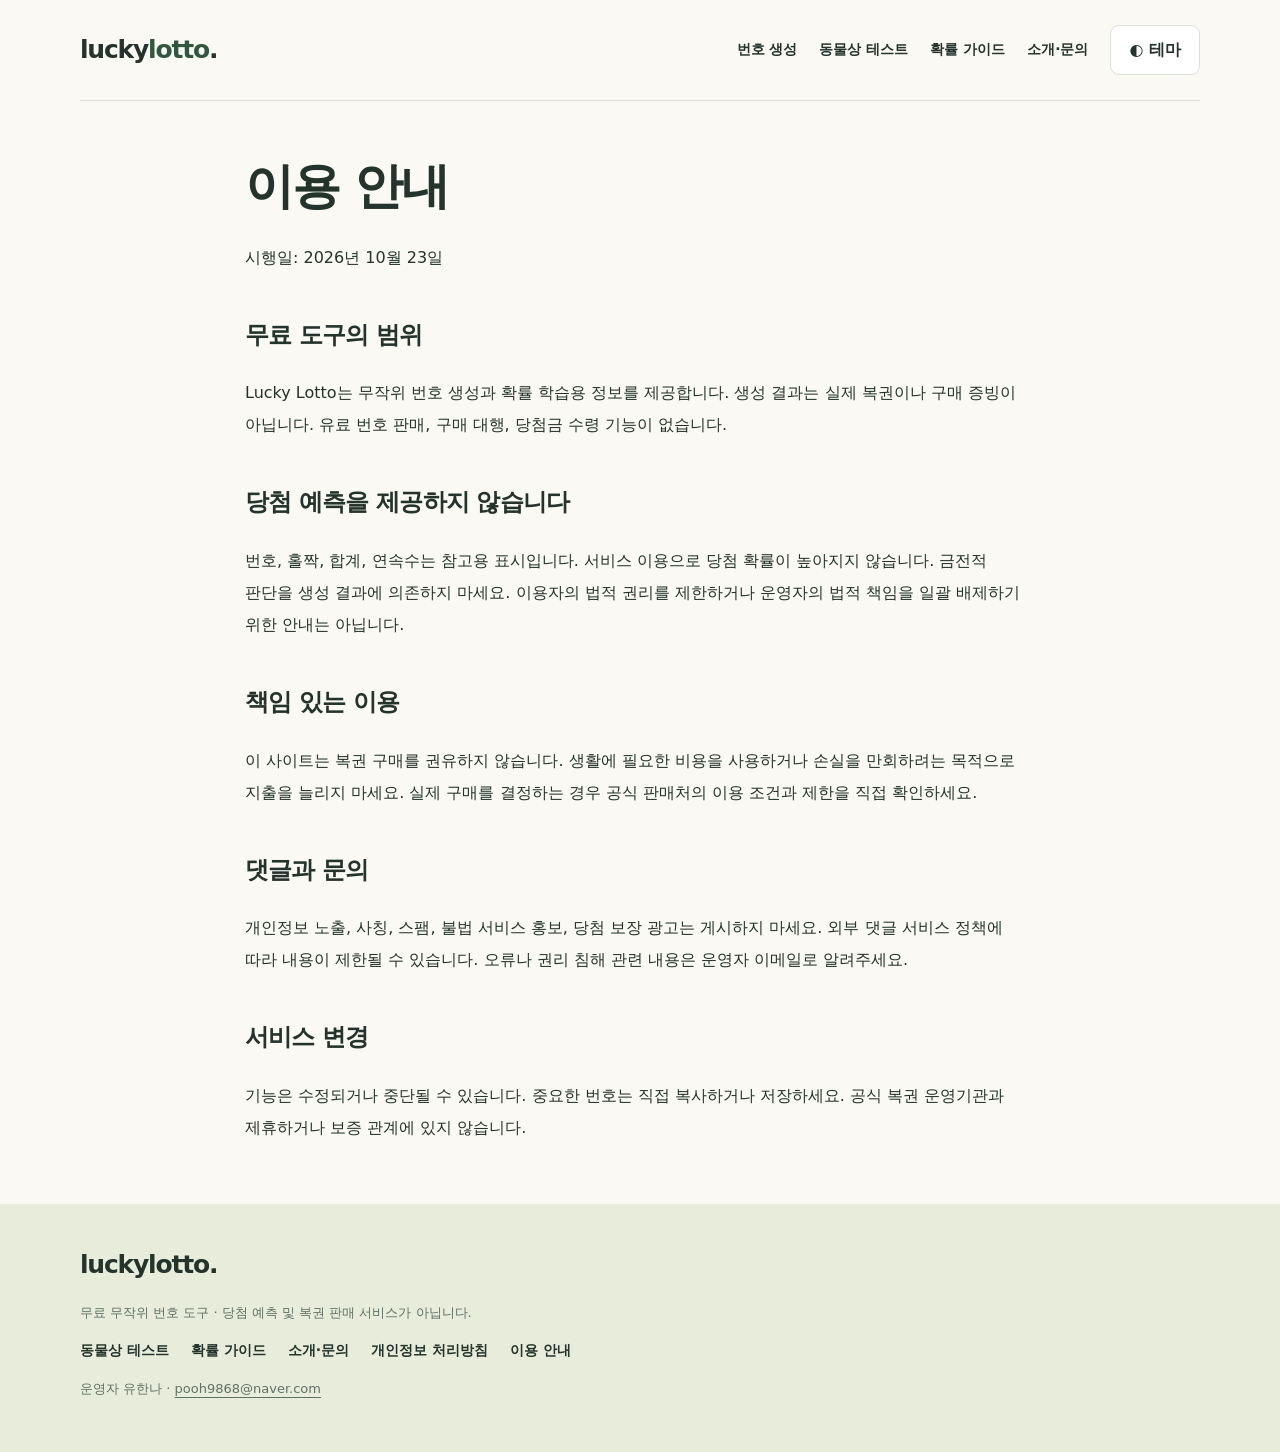
<file: terms.html>
<!doctype html><html lang="ko"><head><meta charset="utf-8"><meta name="viewport" content="width=device-width,initial-scale=1"><title>이용 안내 | Lucky Lotto</title><meta name="description" content="무료 무작위 번호 도구의 이용 범위, 제한과 책임 있는 이용 원칙을 안내합니다."><meta name="color-scheme" content="light dark"><link rel="stylesheet" href="style.css"><script src="main.js" defer></script><!-- Google tag (gtag.js) -->
<script async src="https://www.googletagmanager.com/gtag/js?id=G-LWQYWLYMVZ"></script>
<script>
  window.dataLayer = window.dataLayer || [];
  function gtag(){dataLayer.push(arguments);}
  gtag('js', new Date());

  gtag('config', 'G-LWQYWLYMVZ');
</script>
<!-- Microsoft Clarity -->
<script type="text/javascript">
    (function(c,l,a,r,i,t,y){
        c[a]=c[a]||function(){(c[a].q=c[a].q||[]).push(arguments)};
        t=l.createElement(r);t.async=1;t.src="https://www.clarity.ms/tag/"+i;
        y=l.getElementsByTagName(r)[0];y.parentNode.insertBefore(t,y);
    })(window, document, "clarity", "script", "z23qpjskym");
</script>
</head><body><a class="skip" href="#main">본문 바로가기</a><header class="wrap"><a class="brand" href="index.html">lucky<span>lotto</span>.</a><nav aria-label="주 메뉴"><a href="index.html#generator">번호 생성</a><a href="animal-test.html">동물상 테스트</a><a href="guide.html">확률 가이드</a><a href="about.html">소개·문의</a><button id="theme" aria-label="화면 테마 변경" type="button">◐ 테마</button></nav></header><main id="main" class="wrap"><article class="prose"><h1>이용 안내</h1><p>시행일: 2026년 10월 23일</p><h2>무료 도구의 범위</h2><p>Lucky Lotto는 무작위 번호 생성과 확률 학습용 정보를 제공합니다. 생성 결과는 실제 복권이나 구매 증빙이 아닙니다. 유료 번호 판매, 구매 대행, 당첨금 수령 기능이 없습니다.</p><h2>당첨 예측을 제공하지 않습니다</h2><p>번호, 홀짝, 합계, 연속수는 참고용 표시입니다. 서비스 이용으로 당첨 확률이 높아지지 않습니다. 금전적 판단을 생성 결과에 의존하지 마세요. 이용자의 법적 권리를 제한하거나 운영자의 법적 책임을 일괄 배제하기 위한 안내는 아닙니다.</p><h2>책임 있는 이용</h2><p>이 사이트는 복권 구매를 권유하지 않습니다. 생활에 필요한 비용을 사용하거나 손실을 만회하려는 목적으로 지출을 늘리지 마세요. 실제 구매를 결정하는 경우 공식 판매처의 이용 조건과 제한을 직접 확인하세요.</p><h2>댓글과 문의</h2><p>개인정보 노출, 사칭, 스팸, 불법 서비스 홍보, 당첨 보장 광고는 게시하지 마세요. 외부 댓글 서비스 정책에 따라 내용이 제한될 수 있습니다. 오류나 권리 침해 관련 내용은 운영자 이메일로 알려주세요.</p><h2>서비스 변경</h2><p>기능은 수정되거나 중단될 수 있습니다. 중요한 번호는 직접 복사하거나 저장하세요. 공식 복권 운영기관과 제휴하거나 보증 관계에 있지 않습니다.</p></article></main><footer><div class="wrap"><a class="brand" href="index.html">luckylotto.</a><p>무료 무작위 번호 도구 · 당첨 예측 및 복권 판매 서비스가 아닙니다.</p><nav aria-label="사이트 정보"><a href="animal-test.html">동물상 테스트</a><a href="guide.html">확률 가이드</a><a href="about.html">소개·문의</a><a href="privacy.html">개인정보 처리방침</a><a href="terms.html">이용 안내</a></nav><p>운영자 유한나 · <a href="mailto:pooh9868@naver.com">pooh9868@naver.com</a></p></div></footer></body></html>
</file>
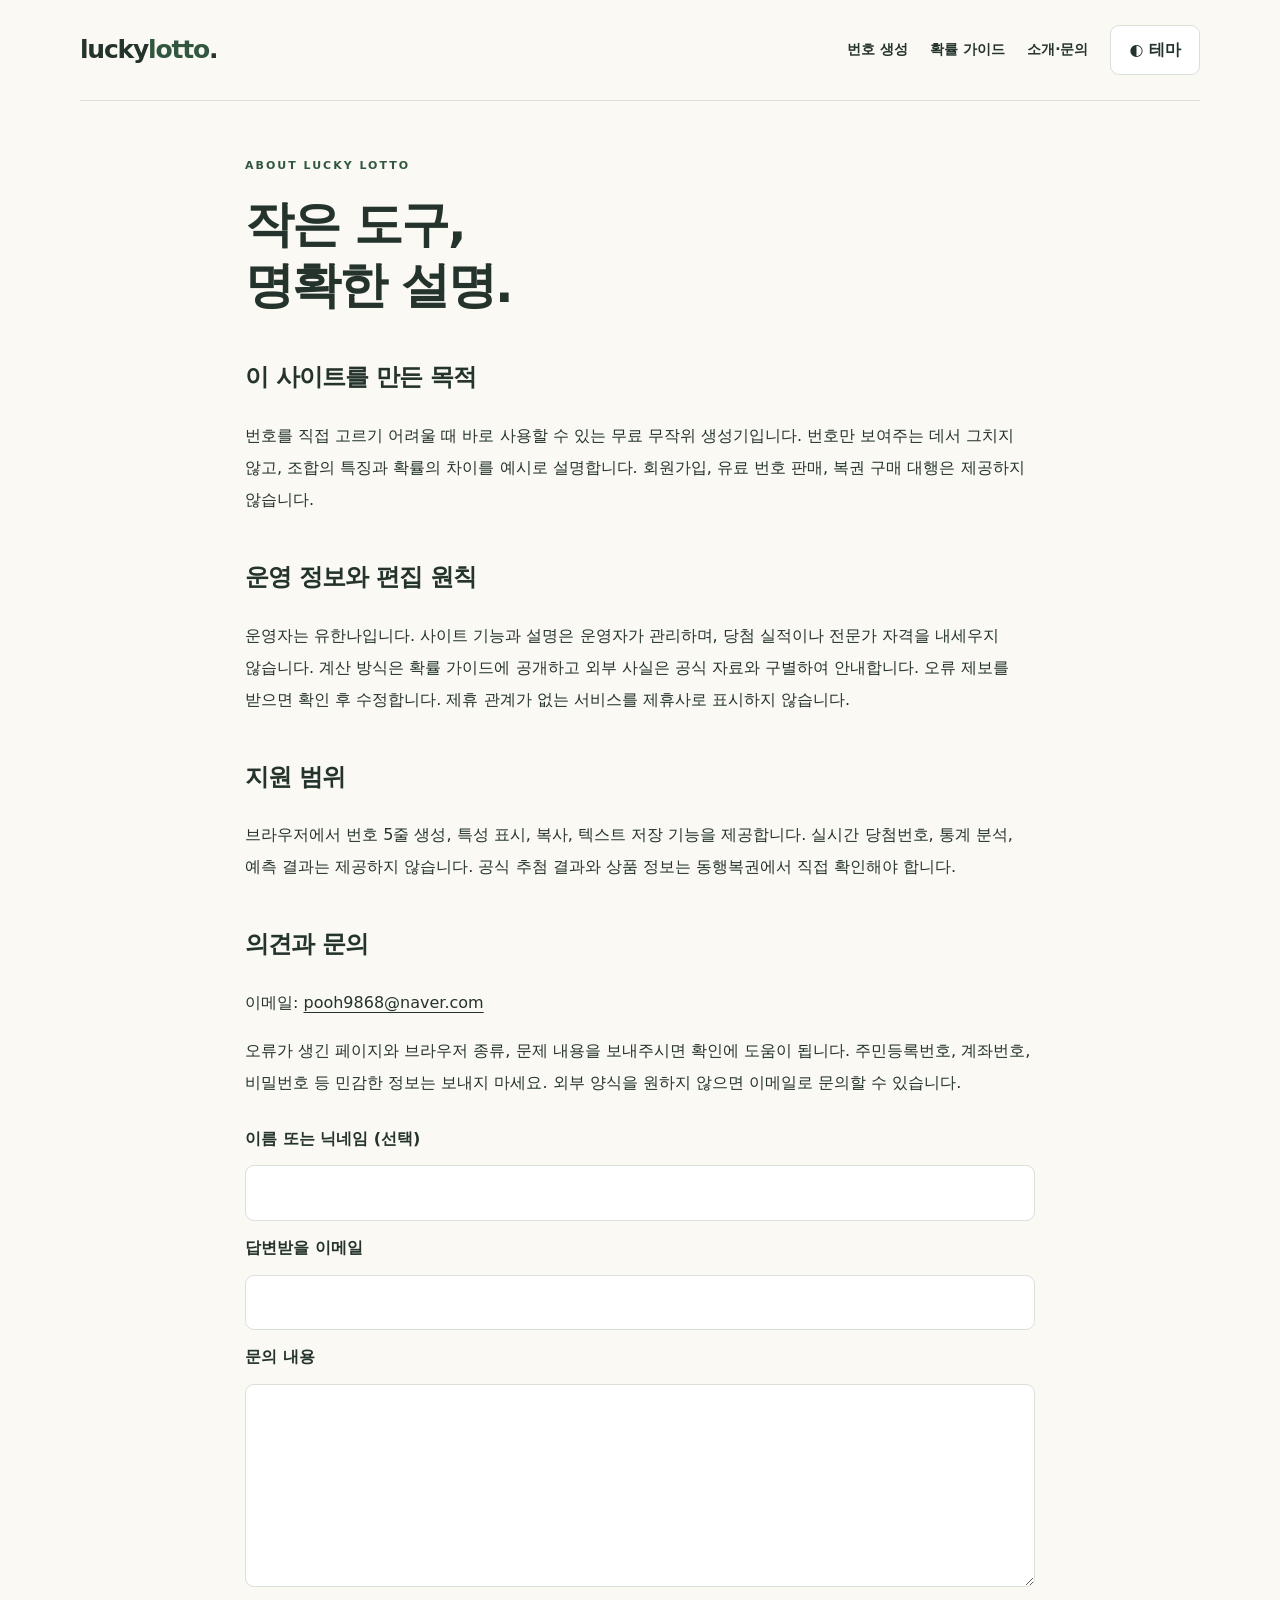
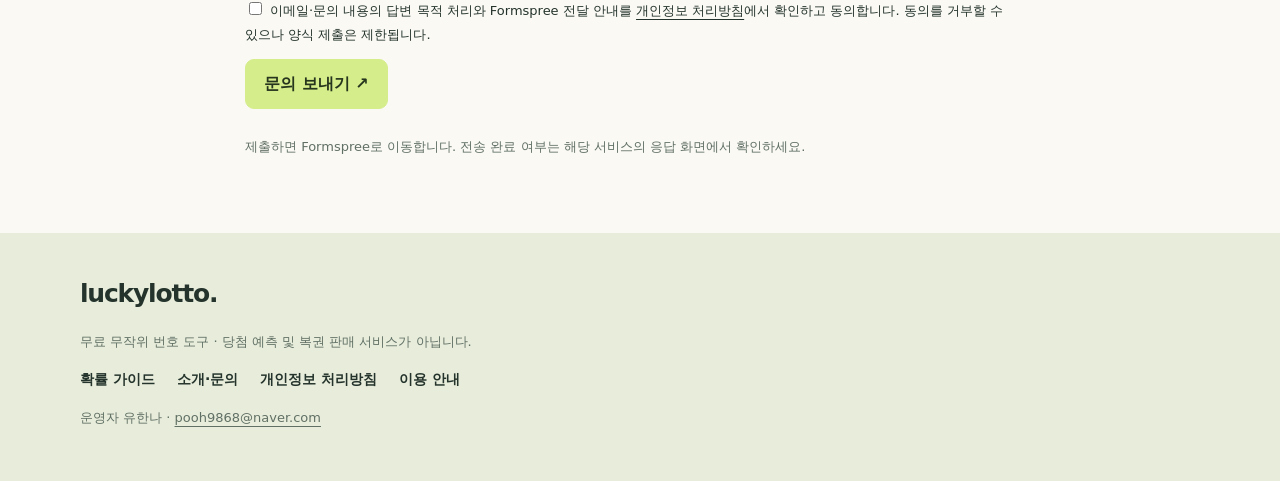
<file: bak2/about.html>
<!doctype html><html lang="ko"><head><meta charset="utf-8"><meta name="viewport" content="width=device-width,initial-scale=1"><title>서비스 소개와 문의 | Lucky Lotto</title><meta name="description" content="Lucky Lotto의 운영자, 제공 기능과 한계, 문의 방법 및 편집 원칙을 안내합니다."><meta name="color-scheme" content="light dark"><link rel="stylesheet" href="style.css"><script src="main.js" defer></script></head><body><a class="skip" href="#main">본문 바로가기</a><header class="wrap"><a class="brand" href="index.html">lucky<span>lotto</span>.</a><nav aria-label="주 메뉴"><a href="index.html#generator">번호 생성</a><a href="guide.html">확률 가이드</a><a href="about.html">소개·문의</a><button id="theme" aria-label="화면 테마 변경" type="button">◐ 테마</button></nav></header><main id="main" class="wrap"><article class="prose"><div class="eyebrow">ABOUT LUCKY LOTTO</div><h1>작은 도구,<br>명확한 설명.</h1><h2>이 사이트를 만든 목적</h2><p>번호를 직접 고르기 어려울 때 바로 사용할 수 있는 무료 무작위 생성기입니다. 번호만 보여주는 데서 그치지 않고, 조합의 특징과 확률의 차이를 예시로 설명합니다. 회원가입, 유료 번호 판매, 복권 구매 대행은 제공하지 않습니다.</p><h2>운영 정보와 편집 원칙</h2><p>운영자는 유한나입니다. 사이트 기능과 설명은 운영자가 관리하며, 당첨 실적이나 전문가 자격을 내세우지 않습니다. 계산 방식은 확률 가이드에 공개하고 외부 사실은 공식 자료와 구별하여 안내합니다. 오류 제보를 받으면 확인 후 수정합니다. 제휴 관계가 없는 서비스를 제휴사로 표시하지 않습니다.</p><h2>지원 범위</h2><p>브라우저에서 번호 5줄 생성, 특성 표시, 복사, 텍스트 저장 기능을 제공합니다. 실시간 당첨번호, 통계 분석, 예측 결과는 제공하지 않습니다. 공식 추첨 결과와 상품 정보는 동행복권에서 직접 확인해야 합니다.</p><h2 id="contact">의견과 문의</h2><p>이메일: <a href="mailto:pooh9868@naver.com">pooh9868@naver.com</a></p><p>오류가 생긴 페이지와 브라우저 종류, 문제 내용을 보내주시면 확인에 도움이 됩니다. 주민등록번호, 계좌번호, 비밀번호 등 민감한 정보는 보내지 마세요. 외부 양식을 원하지 않으면 이메일로 문의할 수 있습니다.</p><form action="https://formspree.io/f/mwlvjyzq" method="POST"><label for="name">이름 또는 닉네임 (선택)</label><input id="name" name="name" maxlength="100" autocomplete="nickname"><label for="email">답변받을 이메일</label><input id="email" name="email" type="email" required autocomplete="email"><label for="message">문의 내용</label><textarea id="message" name="message" rows="6" maxlength="5000" required></textarea><label class="consent"><input type="checkbox" required name="privacy_consent" value="동의">이메일·문의 내용의 답변 목적 처리와 Formspree 전달 안내를 <a href="privacy.html">개인정보 처리방침</a>에서 확인하고 동의합니다. 동의를 거부할 수 있으나 양식 제출은 제한됩니다.</label><button class="button" type="submit">문의 보내기 ↗</button><p class="muted">제출하면 Formspree로 이동합니다. 전송 완료 여부는 해당 서비스의 응답 화면에서 확인하세요.</p></form></article></main><footer><div class="wrap"><a class="brand" href="index.html">luckylotto.</a><p>무료 무작위 번호 도구 · 당첨 예측 및 복권 판매 서비스가 아닙니다.</p><nav aria-label="사이트 정보"><a href="guide.html">확률 가이드</a><a href="about.html">소개·문의</a><a href="privacy.html">개인정보 처리방침</a><a href="terms.html">이용 안내</a></nav><p>운영자 유한나 · <a href="mailto:pooh9868@naver.com">pooh9868@naver.com</a></p></div></footer></body></html>
</file>
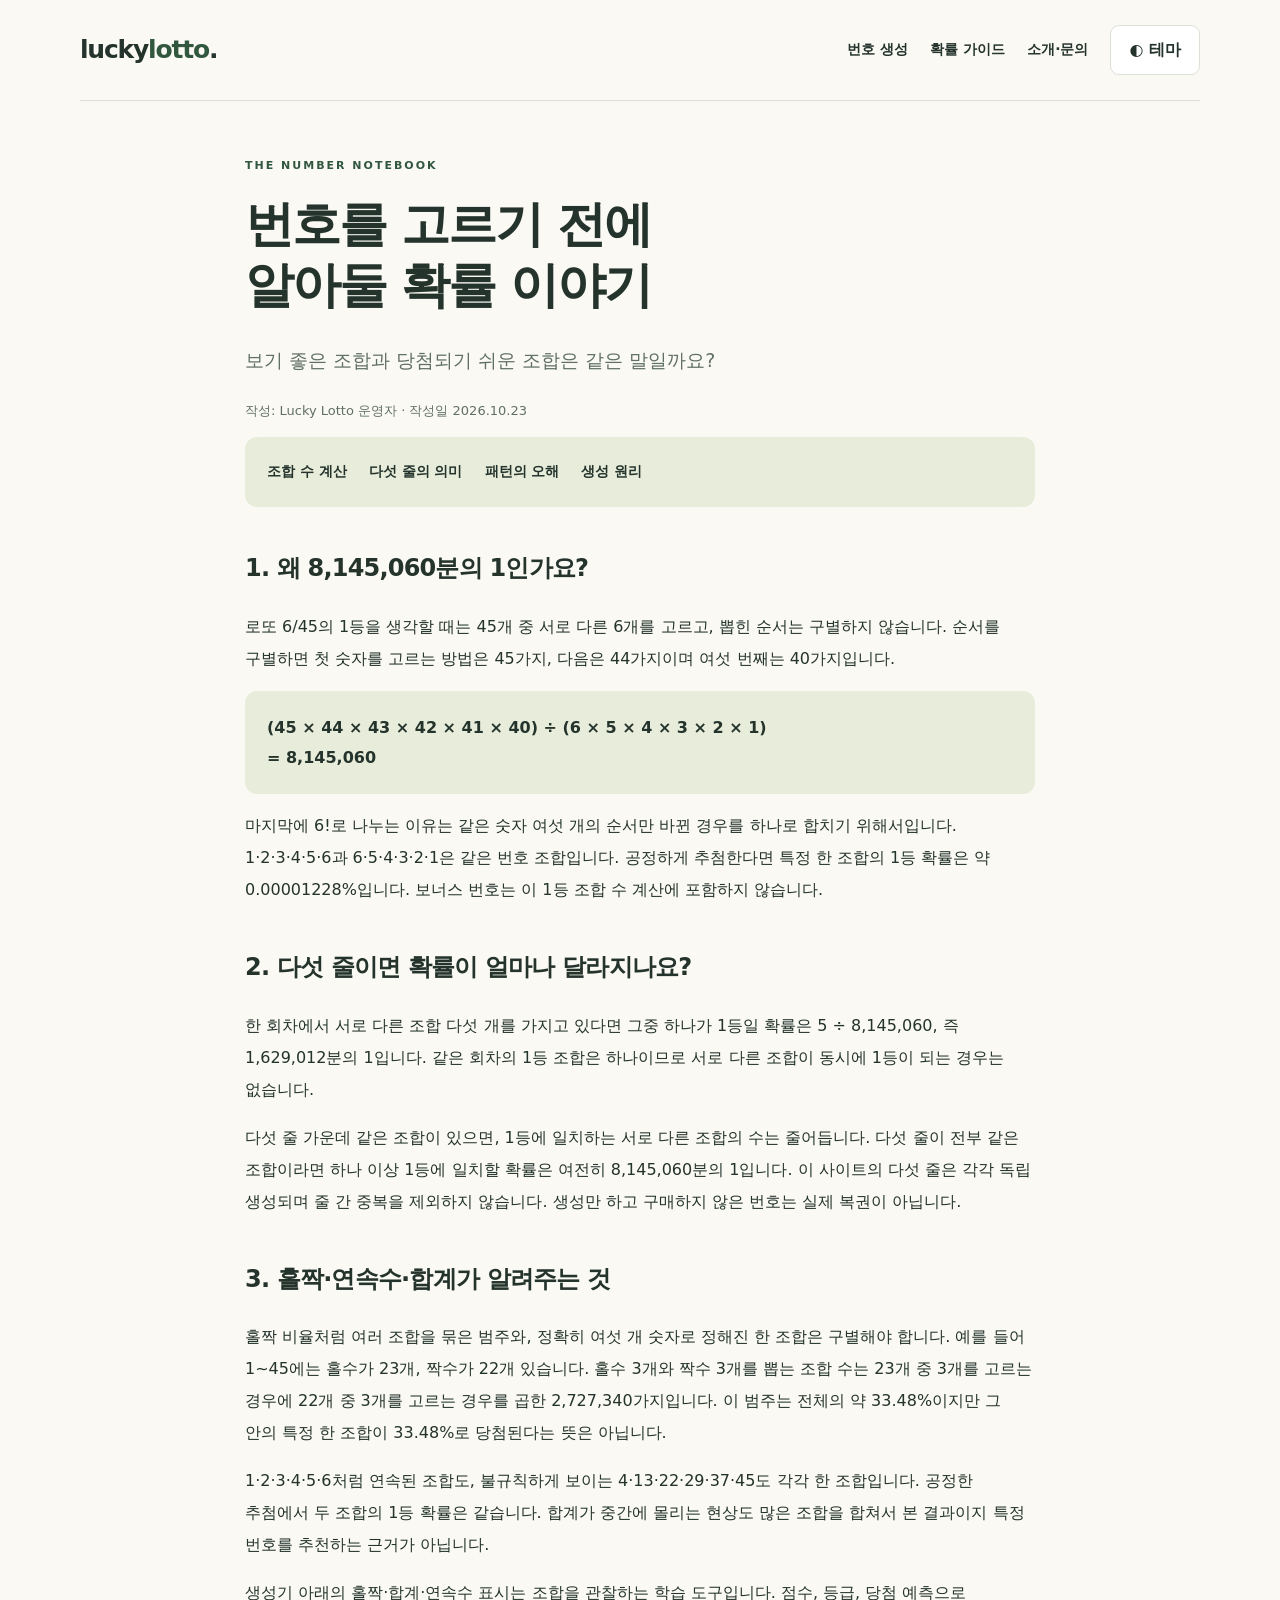
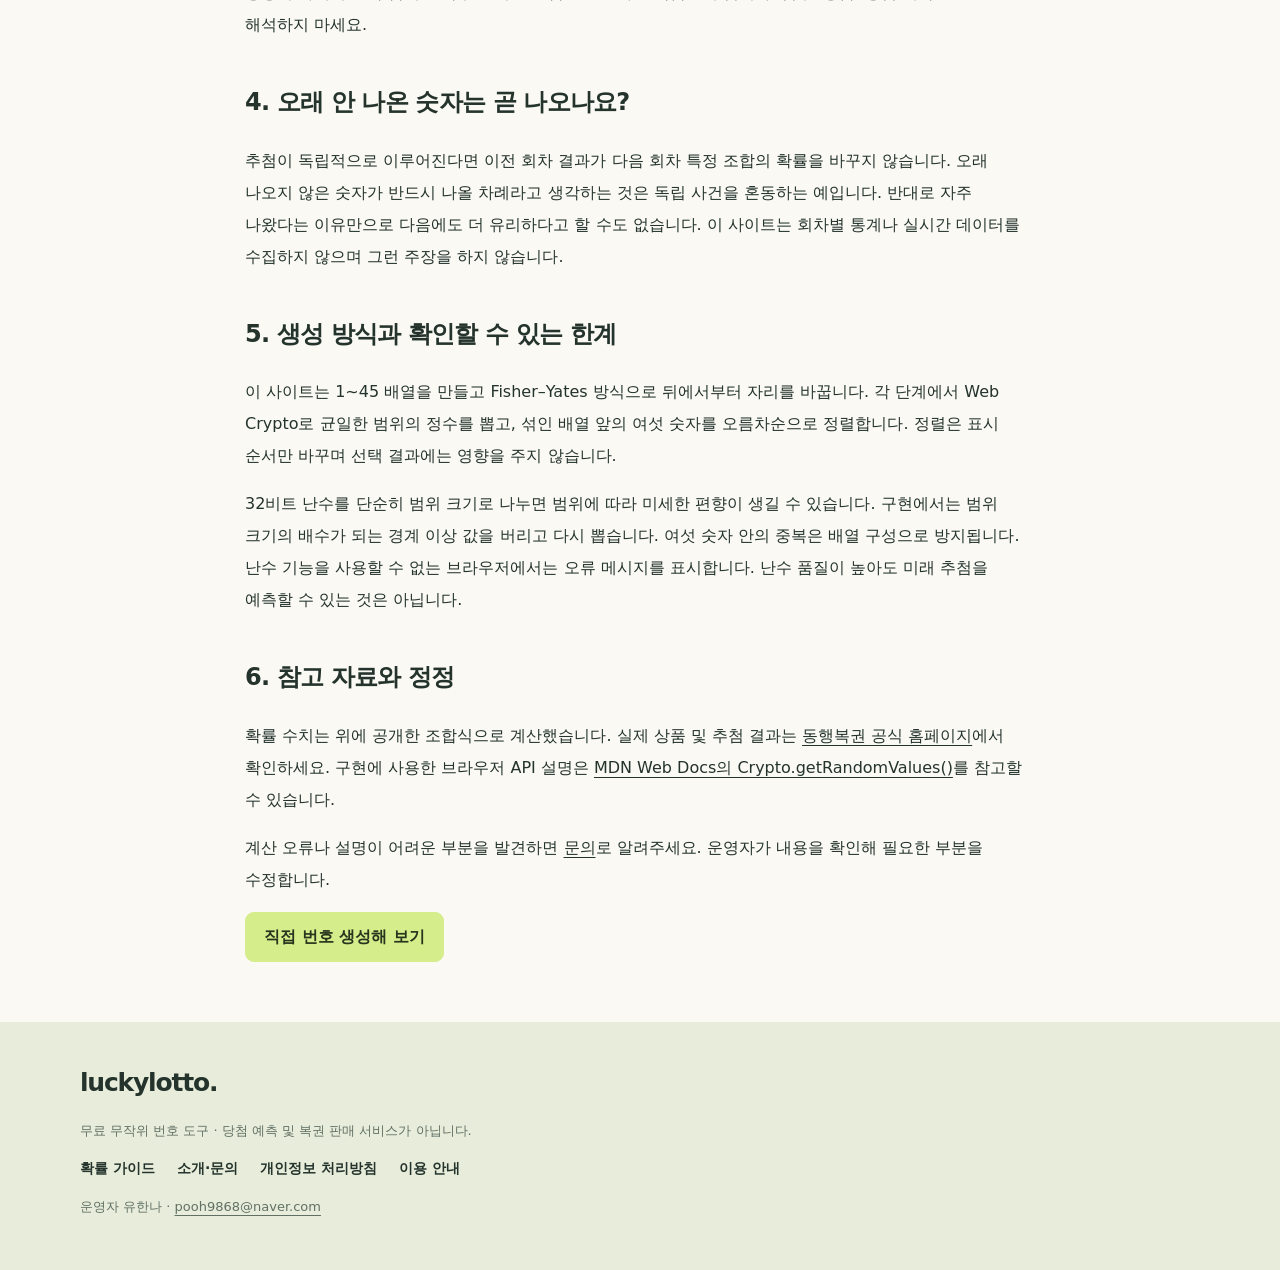
<file: bak2/guide.html>
<!doctype html><html lang="ko"><head><meta charset="utf-8"><meta name="viewport" content="width=device-width,initial-scale=1"><title>로또 확률과 무작위 조합 가이드 | Lucky Lotto</title><meta name="description" content="로또 조합 수 8,145,060의 계산, 다섯 게임의 확률, 홀짝과 연속수에 관한 오해를 예시로 설명합니다."><meta name="color-scheme" content="light dark"><link rel="stylesheet" href="style.css"><script async src="https://pagead2.googlesyndication.com/pagead/js/adsbygoogle.js?client=ca-pub-2391092694383313" crossorigin="anonymous"></script><script src="main.js" defer></script></head><body><a class="skip" href="#main">본문 바로가기</a><header class="wrap"><a class="brand" href="index.html">lucky<span>lotto</span>.</a><nav aria-label="주 메뉴"><a href="index.html#generator">번호 생성</a><a href="guide.html">확률 가이드</a><a href="about.html">소개·문의</a><button id="theme" aria-label="화면 테마 변경" type="button">◐ 테마</button></nav></header><main id="main" class="wrap"><article class="prose"><div class="eyebrow">THE NUMBER NOTEBOOK</div><h1>번호를 고르기 전에<br>알아둘 확률 이야기</h1><p class="lead">보기 좋은 조합과 당첨되기 쉬운 조합은 같은 말일까요?</p><p class="muted">작성: Lucky Lotto 운영자 · 작성일 2026.10.23</p><nav class="toc" aria-label="글 목차"><a href="#probability">조합 수 계산</a><a href="#five">다섯 줄의 의미</a><a href="#patterns">패턴의 오해</a><a href="#algorithm">생성 원리</a></nav>
<h2 id="probability">1. 왜 8,145,060분의 1인가요?</h2><p>로또 6/45의 1등을 생각할 때는 45개 중 서로 다른 6개를 고르고, 뽑힌 순서는 구별하지 않습니다. 순서를 구별하면 첫 숫자를 고르는 방법은 45가지, 다음은 44가지이며 여섯 번째는 40가지입니다.</p><div class="formula">(45 × 44 × 43 × 42 × 41 × 40) ÷ (6 × 5 × 4 × 3 × 2 × 1)<br>= 8,145,060</div><p>마지막에 6!로 나누는 이유는 같은 숫자 여섯 개의 순서만 바뀐 경우를 하나로 합치기 위해서입니다. 1·2·3·4·5·6과 6·5·4·3·2·1은 같은 번호 조합입니다. 공정하게 추첨한다면 특정 한 조합의 1등 확률은 약 0.00001228%입니다. 보너스 번호는 이 1등 조합 수 계산에 포함하지 않습니다.</p>
<h2 id="five">2. 다섯 줄이면 확률이 얼마나 달라지나요?</h2><p>한 회차에서 서로 다른 조합 다섯 개를 가지고 있다면 그중 하나가 1등일 확률은 5 ÷ 8,145,060, 즉 1,629,012분의 1입니다. 같은 회차의 1등 조합은 하나이므로 서로 다른 조합이 동시에 1등이 되는 경우는 없습니다.</p><p>다섯 줄 가운데 같은 조합이 있으면, 1등에 일치하는 서로 다른 조합의 수는 줄어듭니다. 다섯 줄이 전부 같은 조합이라면 하나 이상 1등에 일치할 확률은 여전히 8,145,060분의 1입니다. 이 사이트의 다섯 줄은 각각 독립 생성되며 줄 간 중복을 제외하지 않습니다. 생성만 하고 구매하지 않은 번호는 실제 복권이 아닙니다.</p>
<h2 id="patterns">3. 홀짝·연속수·합계가 알려주는 것</h2><p>홀짝 비율처럼 여러 조합을 묶은 범주와, 정확히 여섯 개 숫자로 정해진 한 조합은 구별해야 합니다. 예를 들어 1~45에는 홀수가 23개, 짝수가 22개 있습니다. 홀수 3개와 짝수 3개를 뽑는 조합 수는 23개 중 3개를 고르는 경우에 22개 중 3개를 고르는 경우를 곱한 2,727,340가지입니다. 이 범주는 전체의 약 33.48%이지만 그 안의 특정 한 조합이 33.48%로 당첨된다는 뜻은 아닙니다.</p><p>1·2·3·4·5·6처럼 연속된 조합도, 불규칙하게 보이는 4·13·22·29·37·45도 각각 한 조합입니다. 공정한 추첨에서 두 조합의 1등 확률은 같습니다. 합계가 중간에 몰리는 현상도 많은 조합을 합쳐서 본 결과이지 특정 번호를 추천하는 근거가 아닙니다.</p><p>생성기 아래의 홀짝·합계·연속수 표시는 조합을 관찰하는 학습 도구입니다. 점수, 등급, 당첨 예측으로 해석하지 마세요.</p>
<h2>4. 오래 안 나온 숫자는 곧 나오나요?</h2><p>추첨이 독립적으로 이루어진다면 이전 회차 결과가 다음 회차 특정 조합의 확률을 바꾸지 않습니다. 오래 나오지 않은 숫자가 반드시 나올 차례라고 생각하는 것은 독립 사건을 혼동하는 예입니다. 반대로 자주 나왔다는 이유만으로 다음에도 더 유리하다고 할 수도 없습니다. 이 사이트는 회차별 통계나 실시간 데이터를 수집하지 않으며 그런 주장을 하지 않습니다.</p>
<h2 id="algorithm">5. 생성 방식과 확인할 수 있는 한계</h2><p>이 사이트는 1~45 배열을 만들고 Fisher–Yates 방식으로 뒤에서부터 자리를 바꿉니다. 각 단계에서 Web Crypto로 균일한 범위의 정수를 뽑고, 섞인 배열 앞의 여섯 숫자를 오름차순으로 정렬합니다. 정렬은 표시 순서만 바꾸며 선택 결과에는 영향을 주지 않습니다.</p><p>32비트 난수를 단순히 범위 크기로 나누면 범위에 따라 미세한 편향이 생길 수 있습니다. 구현에서는 범위 크기의 배수가 되는 경계 이상 값을 버리고 다시 뽑습니다. 여섯 숫자 안의 중복은 배열 구성으로 방지됩니다. 난수 기능을 사용할 수 없는 브라우저에서는 오류 메시지를 표시합니다. 난수 품질이 높아도 미래 추첨을 예측할 수 있는 것은 아닙니다.</p>
<h2>6. 참고 자료와 정정</h2><p>확률 수치는 위에 공개한 조합식으로 계산했습니다. 실제 상품 및 추첨 결과는 <a href="https://www.dhlottery.co.kr/">동행복권 공식 홈페이지</a>에서 확인하세요. 구현에 사용한 브라우저 API 설명은 <a href="https://developer.mozilla.org/en-US/docs/Web/API/Crypto/getRandomValues">MDN Web Docs의 Crypto.getRandomValues()</a>를 참고할 수 있습니다.</p><p>계산 오류나 설명이 어려운 부분을 발견하면 <a href="about.html#contact">문의</a>로 알려주세요. 운영자가 내용을 확인해 필요한 부분을 수정합니다.</p><a class="button" href="index.html#generator">직접 번호 생성해 보기</a></article></main><footer><div class="wrap"><a class="brand" href="index.html">luckylotto.</a><p>무료 무작위 번호 도구 · 당첨 예측 및 복권 판매 서비스가 아닙니다.</p><nav aria-label="사이트 정보"><a href="guide.html">확률 가이드</a><a href="about.html">소개·문의</a><a href="privacy.html">개인정보 처리방침</a><a href="terms.html">이용 안내</a></nav><p>운영자 유한나 · <a href="mailto:pooh9868@naver.com">pooh9868@naver.com</a></p></div></footer></body></html>
</file>
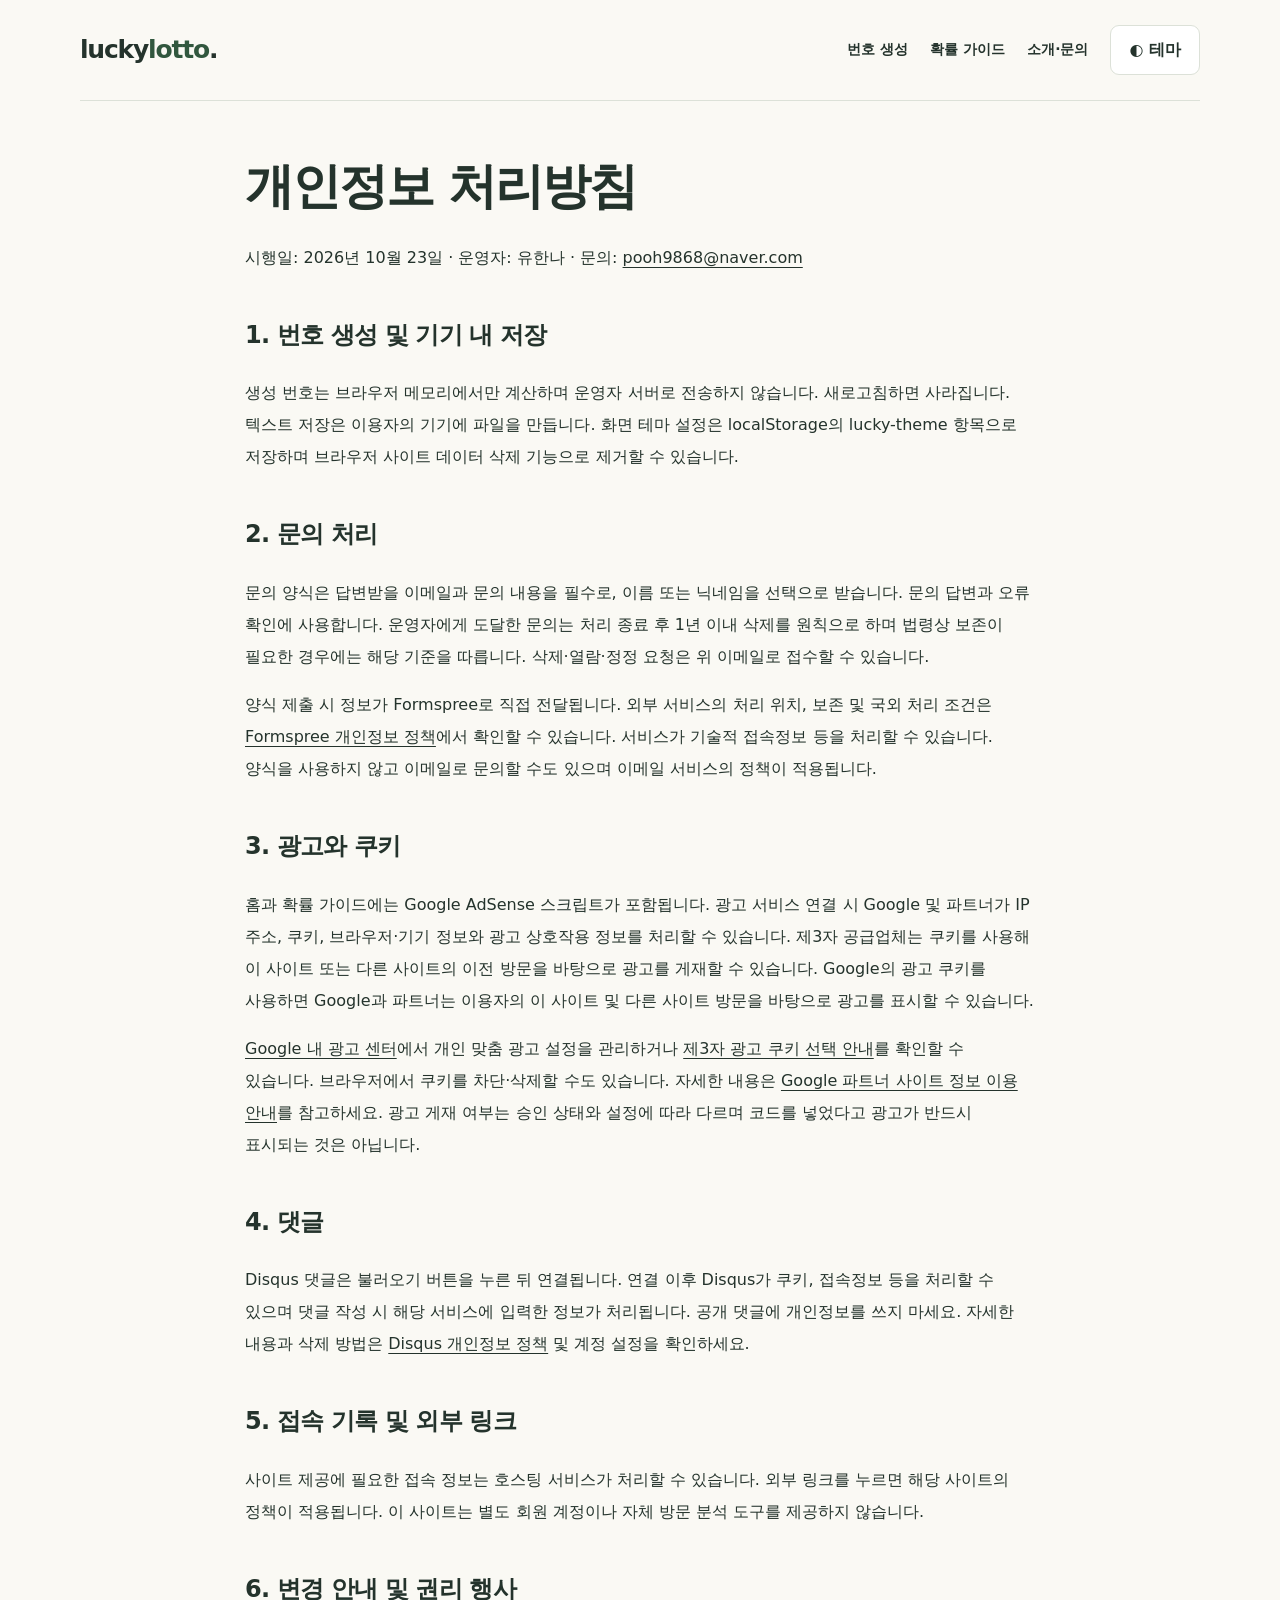
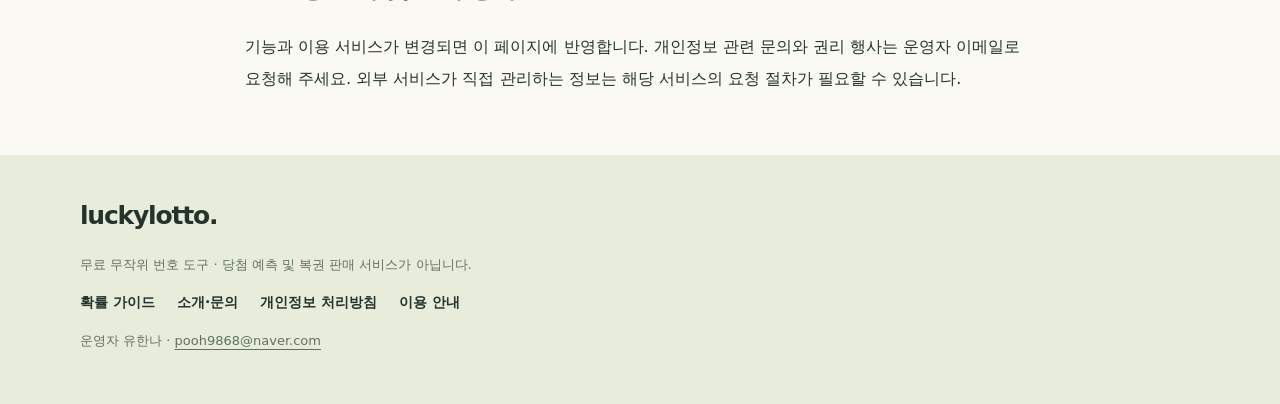
<file: bak2/privacy.html>
<!doctype html><html lang="ko"><head><meta charset="utf-8"><meta name="viewport" content="width=device-width,initial-scale=1"><title>개인정보 처리방침 | Lucky Lotto</title><meta name="description" content="번호 생성, 테마 저장, 광고, 문의 양식과 댓글 서비스에서 처리하는 정보를 설명합니다."><meta name="color-scheme" content="light dark"><link rel="stylesheet" href="style.css"><script src="main.js" defer></script></head><body><a class="skip" href="#main">본문 바로가기</a><header class="wrap"><a class="brand" href="index.html">lucky<span>lotto</span>.</a><nav aria-label="주 메뉴"><a href="index.html#generator">번호 생성</a><a href="guide.html">확률 가이드</a><a href="about.html">소개·문의</a><button id="theme" aria-label="화면 테마 변경" type="button">◐ 테마</button></nav></header><main id="main" class="wrap"><article class="prose"><h1>개인정보 처리방침</h1><p>시행일: 2026년 10월 23일 · 운영자: 유한나 · 문의: <a href="mailto:pooh9868@naver.com">pooh9868@naver.com</a></p><h2>1. 번호 생성 및 기기 내 저장</h2><p>생성 번호는 브라우저 메모리에서만 계산하며 운영자 서버로 전송하지 않습니다. 새로고침하면 사라집니다. 텍스트 저장은 이용자의 기기에 파일을 만듭니다. 화면 테마 설정은 localStorage의 lucky-theme 항목으로 저장하며 브라우저 사이트 데이터 삭제 기능으로 제거할 수 있습니다.</p><h2>2. 문의 처리</h2><p>문의 양식은 답변받을 이메일과 문의 내용을 필수로, 이름 또는 닉네임을 선택으로 받습니다. 문의 답변과 오류 확인에 사용합니다. 운영자에게 도달한 문의는 처리 종료 후 1년 이내 삭제를 원칙으로 하며 법령상 보존이 필요한 경우에는 해당 기준을 따릅니다. 삭제·열람·정정 요청은 위 이메일로 접수할 수 있습니다.</p><p>양식 제출 시 정보가 Formspree로 직접 전달됩니다. 외부 서비스의 처리 위치, 보존 및 국외 처리 조건은 <a href="https://formspree.io/legal/privacy-policy/">Formspree 개인정보 정책</a>에서 확인할 수 있습니다. 서비스가 기술적 접속정보 등을 처리할 수 있습니다. 양식을 사용하지 않고 이메일로 문의할 수도 있으며 이메일 서비스의 정책이 적용됩니다.</p><h2>3. 광고와 쿠키</h2><p>홈과 확률 가이드에는 Google AdSense 스크립트가 포함됩니다. 광고 서비스 연결 시 Google 및 파트너가 IP 주소, 쿠키, 브라우저·기기 정보와 광고 상호작용 정보를 처리할 수 있습니다. 제3자 공급업체는 쿠키를 사용해 이 사이트 또는 다른 사이트의 이전 방문을 바탕으로 광고를 게재할 수 있습니다. Google의 광고 쿠키를 사용하면 Google과 파트너는 이용자의 이 사이트 및 다른 사이트 방문을 바탕으로 광고를 표시할 수 있습니다.</p><p><a href="https://myadcenter.google.com/">Google 내 광고 센터</a>에서 개인 맞춤 광고 설정을 관리하거나 <a href="https://www.aboutads.info/choices/">제3자 광고 쿠키 선택 안내</a>를 확인할 수 있습니다. 브라우저에서 쿠키를 차단·삭제할 수도 있습니다. 자세한 내용은 <a href="https://policies.google.com/technologies/partner-sites?hl=ko">Google 파트너 사이트 정보 이용 안내</a>를 참고하세요. 광고 게재 여부는 승인 상태와 설정에 따라 다르며 코드를 넣었다고 광고가 반드시 표시되는 것은 아닙니다.</p><h2>4. 댓글</h2><p>Disqus 댓글은 불러오기 버튼을 누른 뒤 연결됩니다. 연결 이후 Disqus가 쿠키, 접속정보 등을 처리할 수 있으며 댓글 작성 시 해당 서비스에 입력한 정보가 처리됩니다. 공개 댓글에 개인정보를 쓰지 마세요. 자세한 내용과 삭제 방법은 <a href="https://disqus.com/privacy-policy/">Disqus 개인정보 정책</a> 및 계정 설정을 확인하세요.</p><h2>5. 접속 기록 및 외부 링크</h2><p>사이트 제공에 필요한 접속 정보는 호스팅 서비스가 처리할 수 있습니다. 외부 링크를 누르면 해당 사이트의 정책이 적용됩니다. 이 사이트는 별도 회원 계정이나 자체 방문 분석 도구를 제공하지 않습니다.</p><h2>6. 변경 안내 및 권리 행사</h2><p>기능과 이용 서비스가 변경되면 이 페이지에 반영합니다. 개인정보 관련 문의와 권리 행사는 운영자 이메일로 요청해 주세요. 외부 서비스가 직접 관리하는 정보는 해당 서비스의 요청 절차가 필요할 수 있습니다.</p></article></main><footer><div class="wrap"><a class="brand" href="index.html">luckylotto.</a><p>무료 무작위 번호 도구 · 당첨 예측 및 복권 판매 서비스가 아닙니다.</p><nav aria-label="사이트 정보"><a href="guide.html">확률 가이드</a><a href="about.html">소개·문의</a><a href="privacy.html">개인정보 처리방침</a><a href="terms.html">이용 안내</a></nav><p>운영자 유한나 · <a href="mailto:pooh9868@naver.com">pooh9868@naver.com</a></p></div></footer></body></html>
</file>
<file: style.css>
:root{--bg:#faf9f4;--ink:#24332c;--muted:#617065;--panel:#fff;--line:#dce1d8;--green:#31573e;--soft:#e8eddb;--lime:#d5ed8a;color-scheme:light}*{box-sizing:border-box}html{scroll-behavior:smooth;scroll-padding-top:24px}body{margin:0;background:var(--bg);color:var(--ink);font:16px/1.85 system-ui,-apple-system,'Segoe UI',sans-serif;word-break:keep-all;overflow-wrap:anywhere}body.dark{--bg:#15201a;--ink:#edf0e8;--muted:#b0bdb0;--panel:#1e2c23;--line:#3e5143;--green:#b6d88d;--soft:#283a2d;--lime:#cce58a;color-scheme:dark}a{color:inherit;text-underline-offset:4px}.wrap{width:min(1120px,calc(100% - 40px));margin:auto}header{display:flex;align-items:center;justify-content:space-between;gap:24px;padding:25px 0;border-bottom:1px solid var(--line)}nav{display:flex;align-items:center;gap:22px;flex-wrap:wrap}nav a{text-decoration:none;font-size:14px;font-weight:600}.brand{font-size:25px;font-weight:850;letter-spacing:-1.2px;text-decoration:none}.brand span{color:var(--green)}button,.button{font:inherit;cursor:pointer;border:1px solid var(--line);border-radius:9px;padding:11px 18px;background:var(--panel);color:var(--ink);font-weight:650;display:inline-block;text-decoration:none;line-height:1.6}button:hover,.button:hover{filter:brightness(.95)}button:disabled{opacity:.45;cursor:default}.button{background:var(--lime);color:#26351d;border-color:var(--lime)}:focus-visible{outline:3px solid #779641;outline-offset:4px}.hero{position:relative;padding:80px 0 60px}.eyebrow{font-size:11px;font-weight:800;letter-spacing:2px;color:var(--green)}h1{font-size:clamp(36px,6vw,66px);line-height:1.25;letter-spacing:-2px;margin:18px 0 25px}h1 em{font-style:normal;color:var(--green)}.lead{font-size:19px;color:var(--muted);line-height:1.9;max-width:670px}.muted{color:var(--muted);font-size:13px}.hero-balls{display:flex;gap:12px;margin-top:42px}.hero-balls b,.ball{display:inline-grid;place-items:center;width:48px;height:48px;border-radius:50%;background:#e8ca78;color:#312b1e;font-size:19px;font-weight:750;flex-shrink:0}.hero-balls b:nth-child(2),.c1{background:#87bfd9;color:#163344}.hero-balls b:nth-child(3),.c2{background:#e8a09b;color:#49221f}.hero-balls b:nth-child(4),.c3{background:#c5c8c9;color:#2e3235}.hero-balls b:nth-child(5),.hero-balls b:nth-child(6),.c4{background:#b8d18a;color:#283918}section{padding:50px 0;border-bottom:1px solid var(--line)}h2{font-size:29px;line-height:1.4;letter-spacing:-.8px;margin:10px 0 25px}h3{font-size:20px}.section-title{display:flex;justify-content:space-between;gap:30px;align-items:center}.section-title p{font-size:14px;color:var(--muted)}.panel{background:var(--panel);border:1px solid var(--line);border-radius:20px;padding:30px}.empty{padding:30px 0;text-align:center;color:var(--muted)}.actions{display:flex;gap:10px;flex-wrap:wrap;margin-top:24px}.row{display:flex;gap:18px;align-items:center;border-bottom:1px solid var(--line);padding:18px 0}.row:last-child{border:0}.row strong{color:var(--muted);font-size:13px;min-width:35px}.balls{display:flex;gap:8px}.stats{margin-left:auto;font-size:12px;color:var(--muted)}.cards{display:grid;grid-template-columns:repeat(3,1fr);gap:18px;margin-bottom:20px}.cards article{background:var(--panel);padding:26px;border:1px solid var(--line);border-radius:14px}.cards p{color:var(--muted);font-size:15px}.tag{font-size:11px;letter-spacing:1.6px;font-weight:800;color:var(--green)}.text-link{font-weight:750;color:var(--green)}.accent{background:var(--soft);border-radius:20px;margin-top:40px;padding:35px}.accent p{max-width:780px}details{border-top:1px solid var(--line);padding:19px 0}summary{font-weight:700;cursor:pointer}details p{color:var(--muted);max-width:850px}footer{background:var(--soft);margin-top:60px;padding:38px 0}footer p{font-size:13px;color:var(--muted)}.prose{max-width:790px;margin:55px auto}.prose h1{font-size:clamp(32px,5vw,49px)}.prose h2{margin-top:45px;font-size:24px}.prose p{line-height:2}.formula,.toc{padding:22px;background:var(--soft);border-radius:12px}.formula{font-variant-numeric:tabular-nums;font-weight:700}form{display:grid;gap:12px;margin:25px 0}input,textarea{width:100%;font:inherit;color:var(--ink);background:var(--panel);border:1px solid var(--line);border-radius:9px;padding:12px}label{font-weight:650}.consent{font-size:13px;font-weight:400}.consent input{width:auto;margin-right:8px}form button{justify-self:start}.skip{position:absolute;top:-100px;left:20px;z-index:20;background:var(--panel);padding:10px}.skip:focus{top:10px}#status{font-size:14px;margin-bottom:0}#disqus_thread{margin-top:24px}@media(max-width:900px){.row{flex-wrap:wrap}.stats{width:100%;margin-left:53px}.cards{grid-template-columns:1fr}.section-title{display:block}}@media(max-width:600px){.wrap{width:calc(100% - 32px)}header{display:block;padding:18px 0}header nav{gap:16px;margin-top:15px}header nav a{font-size:13px}#theme{padding:5px 9px;font-size:12px}.hero{padding:45px 0}.hero-balls{gap:9px}.hero-balls b{width:38px;height:38px;font-size:16px}.panel{padding:16px}.row{gap:10px}.row strong{min-width:26px}.balls{gap:5px}.ball{width:32px;height:32px;font-size:14px}.stats{margin-left:36px}.accent{padding:24px}h2{font-size:25px}section{padding:35px 0}}@media(prefers-reduced-motion:reduce){html{scroll-behavior:auto}}
</file>
<file: bak2/style.css>
:root{--bg:#faf9f4;--ink:#24332c;--muted:#617065;--panel:#fff;--line:#dce1d8;--green:#31573e;--soft:#e8eddb;--lime:#d5ed8a;color-scheme:light}*{box-sizing:border-box}html{scroll-behavior:smooth;scroll-padding-top:24px}body{margin:0;background:var(--bg);color:var(--ink);font:16px/1.85 system-ui,-apple-system,'Segoe UI',sans-serif;word-break:keep-all;overflow-wrap:anywhere}body.dark{--bg:#15201a;--ink:#edf0e8;--muted:#b0bdb0;--panel:#1e2c23;--line:#3e5143;--green:#b6d88d;--soft:#283a2d;--lime:#cce58a;color-scheme:dark}a{color:inherit;text-underline-offset:4px}.wrap{width:min(1120px,calc(100% - 40px));margin:auto}header{display:flex;align-items:center;justify-content:space-between;gap:24px;padding:25px 0;border-bottom:1px solid var(--line)}nav{display:flex;align-items:center;gap:22px;flex-wrap:wrap}nav a{text-decoration:none;font-size:14px;font-weight:600}.brand{font-size:25px;font-weight:850;letter-spacing:-1.2px;text-decoration:none}.brand span{color:var(--green)}button,.button{font:inherit;cursor:pointer;border:1px solid var(--line);border-radius:9px;padding:11px 18px;background:var(--panel);color:var(--ink);font-weight:650;display:inline-block;text-decoration:none;line-height:1.6}button:hover,.button:hover{filter:brightness(.95)}button:disabled{opacity:.45;cursor:default}.button{background:var(--lime);color:#26351d;border-color:var(--lime)}:focus-visible{outline:3px solid #779641;outline-offset:4px}.hero{position:relative;padding:80px 0 60px}.eyebrow{font-size:11px;font-weight:800;letter-spacing:2px;color:var(--green)}h1{font-size:clamp(36px,6vw,66px);line-height:1.25;letter-spacing:-2px;margin:18px 0 25px}h1 em{font-style:normal;color:var(--green)}.lead{font-size:19px;color:var(--muted);line-height:1.9;max-width:670px}.muted{color:var(--muted);font-size:13px}.hero-balls{display:flex;gap:12px;margin-top:42px}.hero-balls b,.ball{display:inline-grid;place-items:center;width:48px;height:48px;border-radius:50%;background:#e8ca78;color:#312b1e;font-size:19px;font-weight:750;flex-shrink:0}.hero-balls b:nth-child(2),.c1{background:#87bfd9;color:#163344}.hero-balls b:nth-child(3),.c2{background:#e8a09b;color:#49221f}.hero-balls b:nth-child(4),.c3{background:#c5c8c9;color:#2e3235}.hero-balls b:nth-child(5),.hero-balls b:nth-child(6),.c4{background:#b8d18a;color:#283918}section{padding:50px 0;border-bottom:1px solid var(--line)}h2{font-size:29px;line-height:1.4;letter-spacing:-.8px;margin:10px 0 25px}h3{font-size:20px}.section-title{display:flex;justify-content:space-between;gap:30px;align-items:center}.section-title p{font-size:14px;color:var(--muted)}.panel{background:var(--panel);border:1px solid var(--line);border-radius:20px;padding:30px}.empty{padding:30px 0;text-align:center;color:var(--muted)}.actions{display:flex;gap:10px;flex-wrap:wrap;margin-top:24px}.row{display:flex;gap:18px;align-items:center;border-bottom:1px solid var(--line);padding:18px 0}.row:last-child{border:0}.row strong{color:var(--muted);font-size:13px;min-width:35px}.balls{display:flex;gap:8px}.stats{margin-left:auto;font-size:12px;color:var(--muted)}.cards{display:grid;grid-template-columns:repeat(3,1fr);gap:18px;margin-bottom:20px}.cards article{background:var(--panel);padding:26px;border:1px solid var(--line);border-radius:14px}.cards p{color:var(--muted);font-size:15px}.tag{font-size:11px;letter-spacing:1.6px;font-weight:800;color:var(--green)}.text-link{font-weight:750;color:var(--green)}.accent{background:var(--soft);border-radius:20px;margin-top:40px;padding:35px}.accent p{max-width:780px}details{border-top:1px solid var(--line);padding:19px 0}summary{font-weight:700;cursor:pointer}details p{color:var(--muted);max-width:850px}footer{background:var(--soft);margin-top:60px;padding:38px 0}footer p{font-size:13px;color:var(--muted)}.prose{max-width:790px;margin:55px auto}.prose h1{font-size:clamp(32px,5vw,49px)}.prose h2{margin-top:45px;font-size:24px}.prose p{line-height:2}.formula,.toc{padding:22px;background:var(--soft);border-radius:12px}.formula{font-variant-numeric:tabular-nums;font-weight:700}form{display:grid;gap:12px;margin:25px 0}input,textarea{width:100%;font:inherit;color:var(--ink);background:var(--panel);border:1px solid var(--line);border-radius:9px;padding:12px}label{font-weight:650}.consent{font-size:13px;font-weight:400}.consent input{width:auto;margin-right:8px}form button{justify-self:start}.skip{position:absolute;top:-100px;left:20px;z-index:20;background:var(--panel);padding:10px}.skip:focus{top:10px}#status{font-size:14px;margin-bottom:0}#disqus_thread{margin-top:24px}@media(max-width:900px){.row{flex-wrap:wrap}.stats{width:100%;margin-left:53px}.cards{grid-template-columns:1fr}.section-title{display:block}}@media(max-width:600px){.wrap{width:calc(100% - 32px)}header{display:block;padding:18px 0}header nav{gap:16px;margin-top:15px}header nav a{font-size:13px}#theme{padding:5px 9px;font-size:12px}.hero{padding:45px 0}.hero-balls{gap:9px}.hero-balls b{width:38px;height:38px;font-size:16px}.panel{padding:16px}.row{gap:10px}.row strong{min-width:26px}.balls{gap:5px}.ball{width:32px;height:32px;font-size:14px}.stats{margin-left:36px}.accent{padding:24px}h2{font-size:25px}section{padding:35px 0}}@media(prefers-reduced-motion:reduce){html{scroll-behavior:auto}}
</file>
